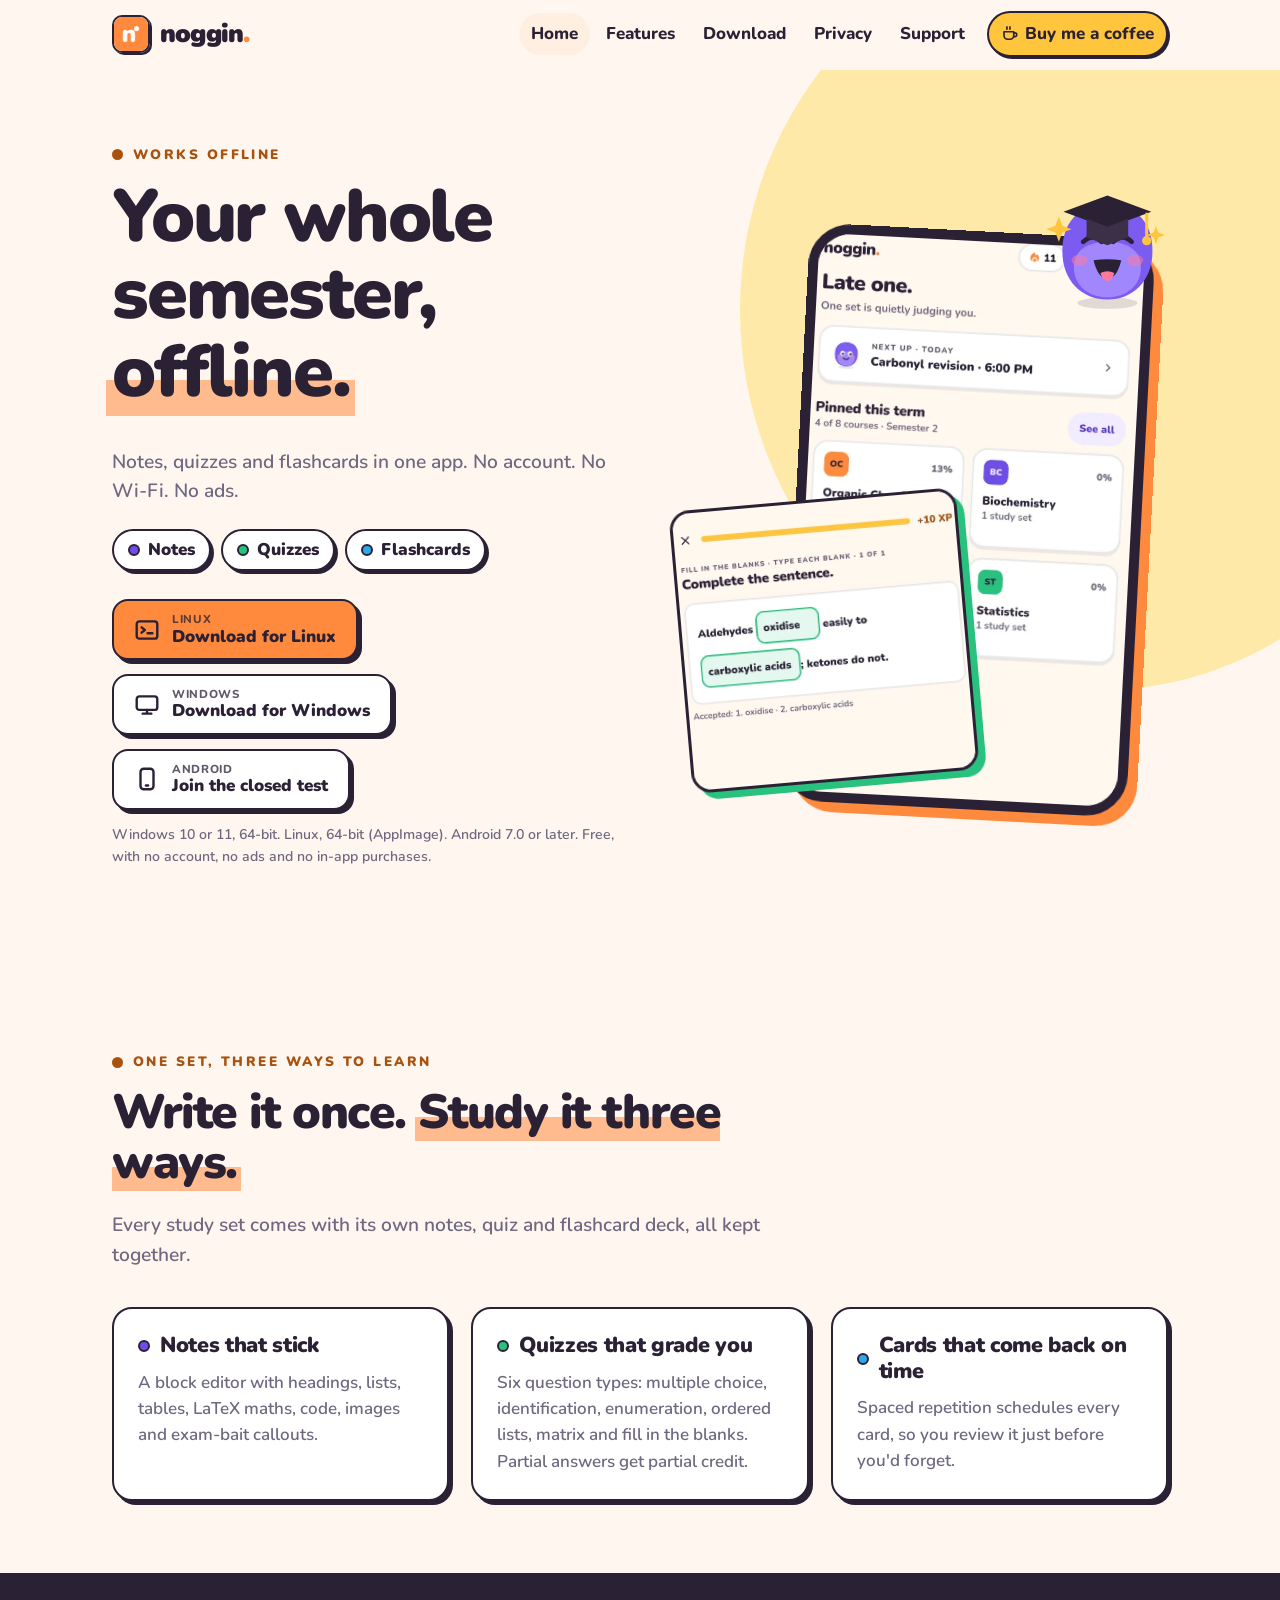
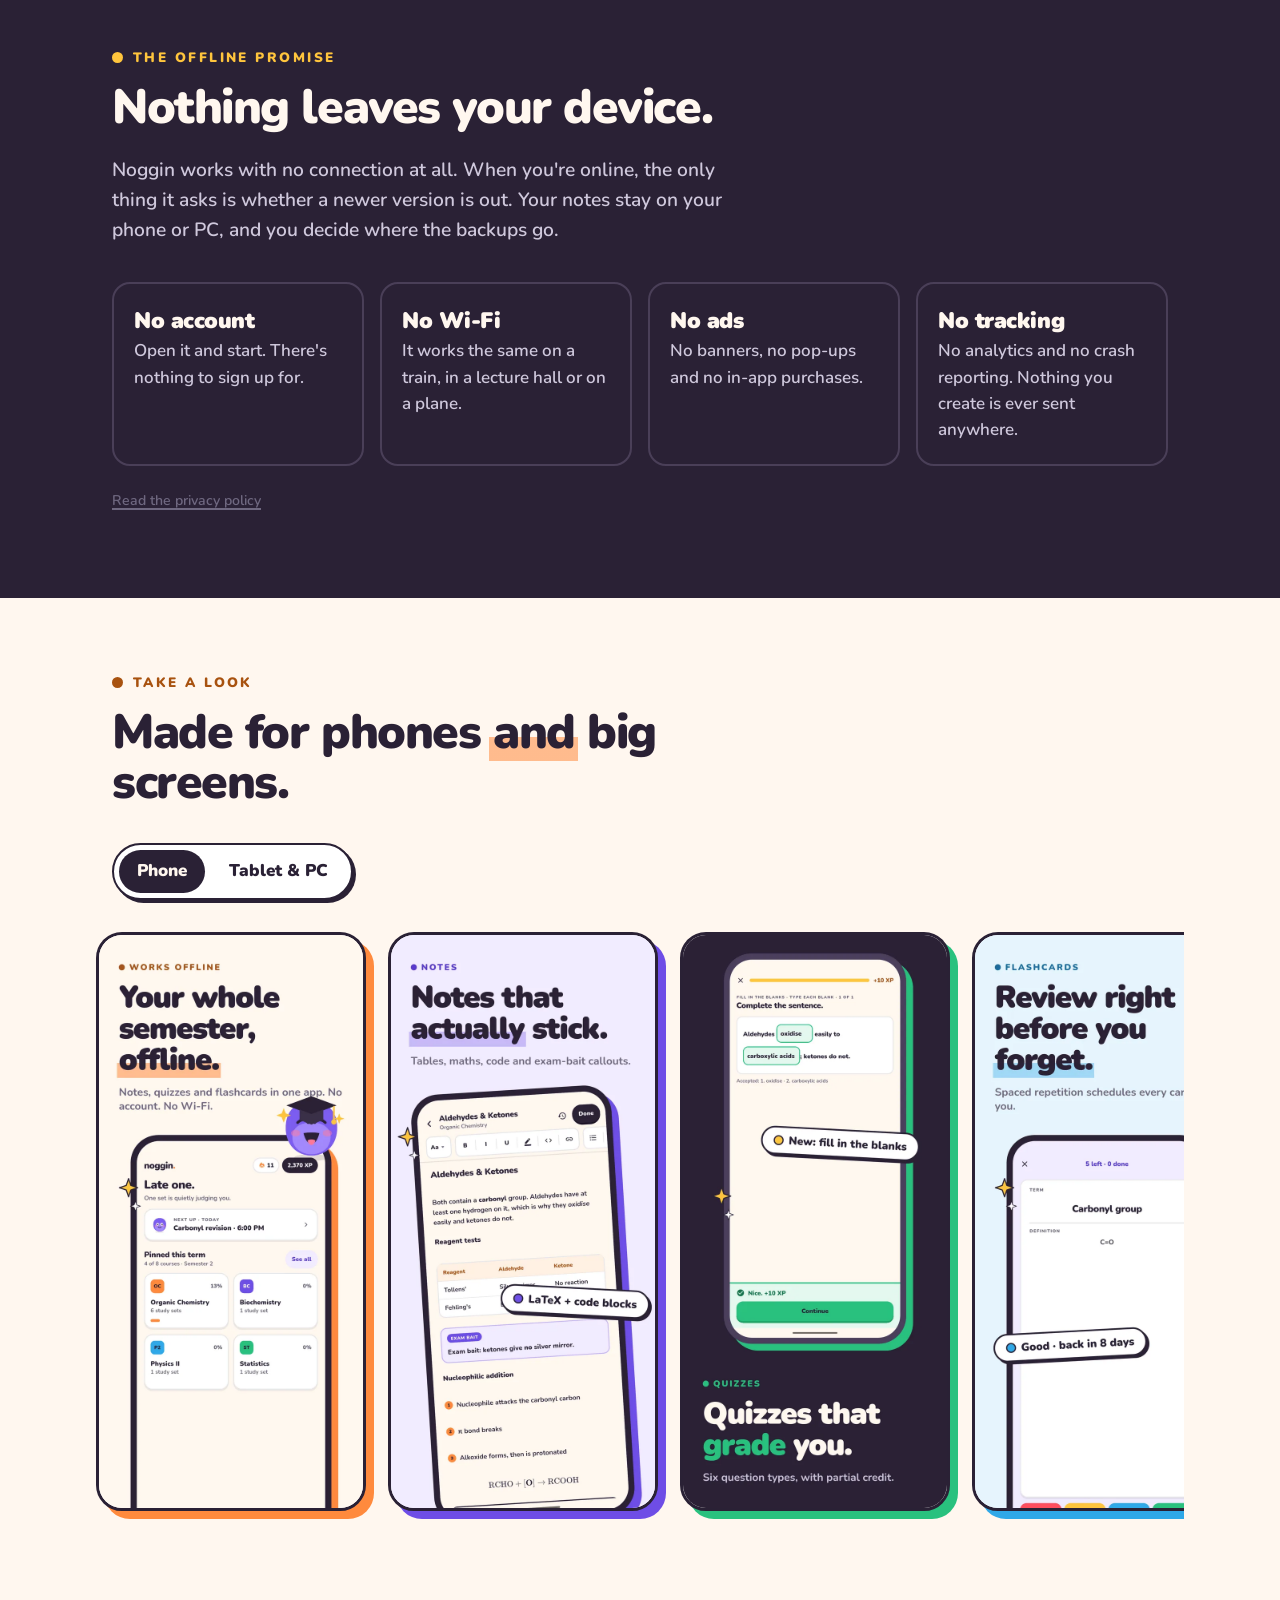
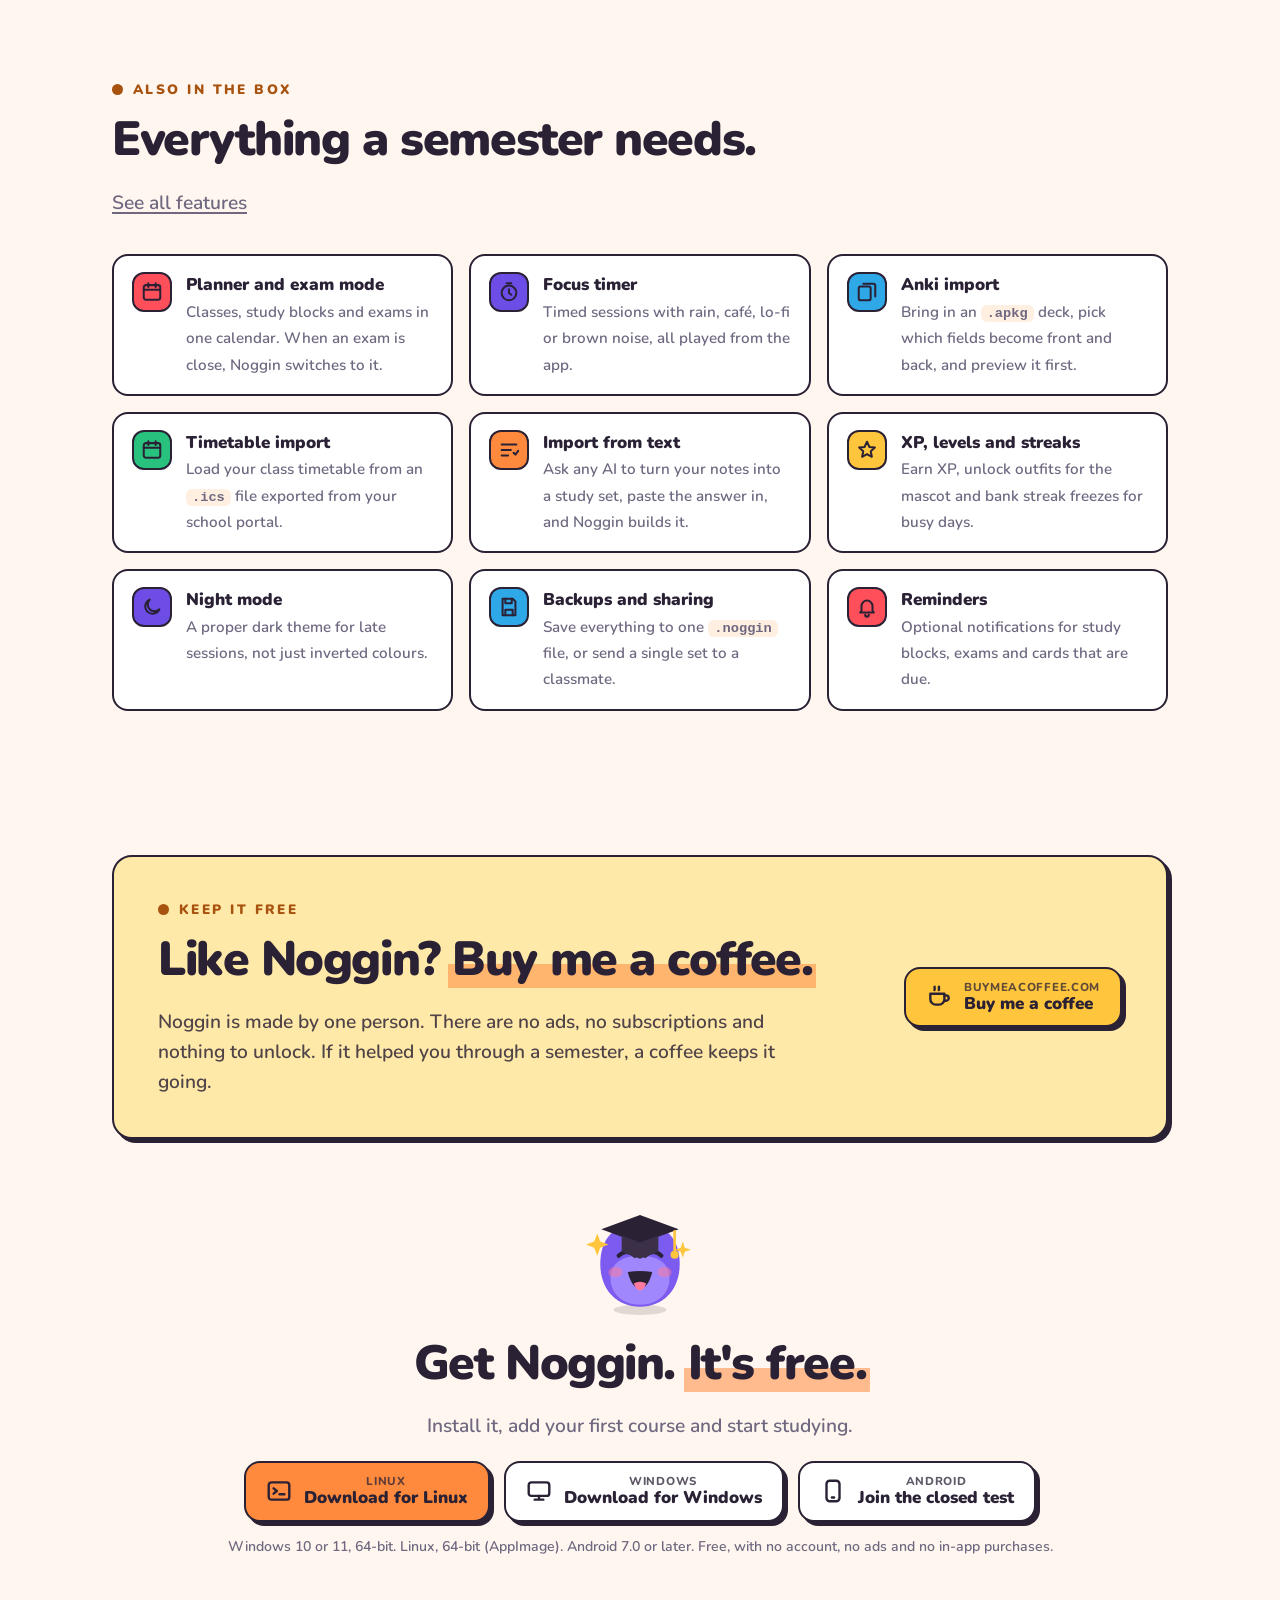
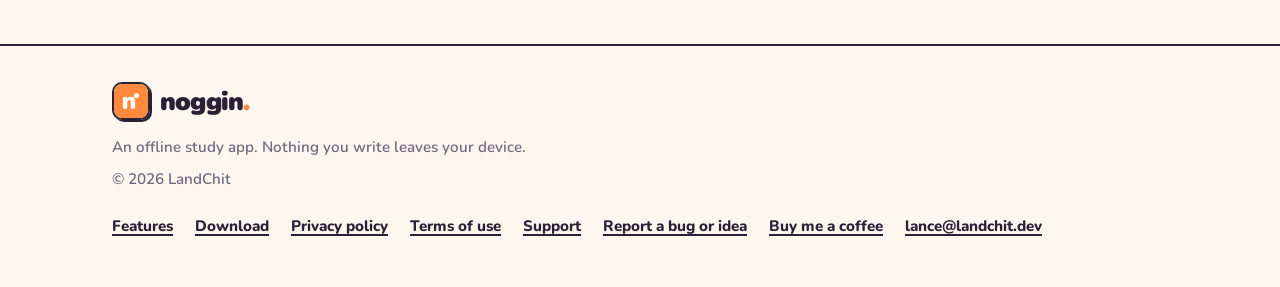
<file: index.html>
<!doctype html>
<html lang="en">
<head>
<meta charset="utf-8">
<meta name="viewport" content="width=device-width, initial-scale=1">
<title>Noggin: offline study app</title>
<meta name="description" content="Notes, quizzes and spaced-repetition flashcards in one offline app. No account, no Wi-Fi, no ads.">
<meta name="theme-color" content="#FF8A3D">
<meta property="og:type" content="website">
<meta property="og:site_name" content="Noggin">
<meta property="og:title" content="Noggin: offline study app">
<meta property="og:description" content="Notes, quizzes and spaced-repetition flashcards in one offline app. No account, no Wi-Fi, no ads.">
<meta property="og:image" content="assets/img/og-image.png">
<meta name="twitter:card" content="summary_large_image">
<link rel="icon" href="assets/img/icon.svg" type="image/svg+xml">
<link rel="icon" href="assets/img/icon-192.png" type="image/png" sizes="192x192">
<link rel="apple-touch-icon" href="assets/img/apple-touch-icon.png">
<link rel="preload" href="assets/fonts/nunito-var.woff2" as="font" type="font/woff2" crossorigin>
<link rel="stylesheet" href="assets/site.css">
</head>
<body>
<a class="skip" href="#main">Skip to content</a>
<header class="site-header">
  <nav class="wrap nav" aria-label="Main">
    <a class="brand" href="index.html"><img src="assets/img/icon-192.png" alt="" width="38" height="38"><span>noggin<i>.</i></span></a>
    <button class="nav-toggle" type="button" aria-expanded="false" aria-controls="nav-links">Menu</button>
    <ul class="nav-links" id="nav-links">
      <li><a href="index.html" aria-current="page">Home</a></li><li><a href="features.html">Features</a></li><li><a href="index.html#download">Download</a></li><li><a href="privacy.html">Privacy</a></li><li><a href="support.html">Support</a></li><li><a class="nav-coffee" href="https://buymeacoffee.com/landchit" target="_blank" rel="noopener"><svg viewBox="0 0 24 24" fill="none" stroke="currentColor" stroke-width="2.2" stroke-linecap="round" stroke-linejoin="round" aria-hidden="true"><path d="M4 9h13v5a5 5 0 0 1-5 5H9a5 5 0 0 1-5-5z"/><path d="M17 10.5h1.5a2.5 2.5 0 0 1 0 5H17M8 2.5c-.6 1 .6 2-.2 3M12 2.5c-.6 1 .6 2-.2 3"/></svg><span>Buy me a coffee</span></a></li>
    </ul>
  </nav>
</header>
<main id="main">

<section class="hero">
  <div class="wrap hero-grid">
    <div>
      <p class="eyebrow">Works offline</p>
      <h1>Your whole semester, <span class="hl">offline.</span></h1>
      <p class="lede">Notes, quizzes and flashcards in one app. No account. No Wi-Fi. No ads.</p>
      <ul class="pills" aria-label="What's in a study set">
        <li class="pill"><span class="dot" style="background: var(--violet)"></span>Notes</li>
        <li class="pill"><span class="dot" style="background: var(--green)"></span>Quizzes</li>
        <li class="pill"><span class="dot" style="background: var(--blue)"></span>Flashcards</li>
      </ul>
      <div class="btn-row">
  <a class="btn btn-primary" data-download="windows" href="https://github.com/LandChit/Noggin-Page/releases/latest"><svg viewBox="0 0 24 24" fill="none" stroke="currentColor" stroke-width="2.2" stroke-linecap="round" stroke-linejoin="round" aria-hidden="true"><rect x="2.5" y="4" width="19" height="12.5" rx="2.5"/><path d="M8 20h8M12 16.5V20"/></svg><span><small data-version>Windows</small>Download for Windows</span></a>
  <a class="btn" data-download="linux" href="https://github.com/LandChit/Noggin-Page/releases/latest"><svg viewBox="0 0 24 24" fill="none" stroke="currentColor" stroke-width="2.2" stroke-linecap="round" stroke-linejoin="round" aria-hidden="true"><rect x="2.5" y="4" width="19" height="16" rx="2.5"/><path d="M7 9.5l3 2.5-3 2.5M12.5 15H17"/></svg><span><small data-version>Linux</small>Download for Linux</span></a>
  <a class="btn" data-download="android" href="https://groups.google.com/g/noggin-testing"><svg viewBox="0 0 24 24" fill="none" stroke="currentColor" stroke-width="2.2" stroke-linecap="round" stroke-linejoin="round" aria-hidden="true"><rect x="6" y="2.5" width="12" height="19" rx="3"/><path d="M11 18h2"/></svg><span><small>Android</small><span data-label>Join the closed test</span></span></a>
</div>
<p class="fineprint">Windows 10 or 11, 64-bit. Linux, 64-bit (AppImage). Android 7.0 or later. Free, with no account, no ads and no in-app purchases.</p>
<article class="card whats-new" data-whats-new hidden aria-labelledby="whats-new-title">
  <h3 id="whats-new-title"><span class="dot" style="background: var(--violet)"></span><span>What's new<span data-whats-new-version></span></span></h3>
  <ul class="muted"></ul>
</article>
    </div>
    <div class="hero-art">
      <div class="device"><img src="assets/img/screen-home.webp" alt="Noggin home screen: pinned courses for the term and the next study block." width="560" height="960" decoding="async" fetchpriority="high"></div>
      <figure class="float-card"><img src="assets/img/screen-quiz.webp" alt="A fill-in-the-blanks quiz question, answered correctly." width="520" height="510" decoding="async"></figure>
      <svg class="mascot" viewBox="-4 0 108 104" style="overflow:visible" aria-hidden="true">
<ellipse cx="50" cy="97" rx="26" ry="5" fill="#2A2135" opacity="0.14"/>
<path d="M50 12 C76 12 89 28 89 52 C89 78 72 94 50 94 C28 94 11 78 11 52 C11 28 24 12 50 12 Z" fill="#7C5CF0"/>
<path d="M50 44 C68 44 79 52 79 66 C79 82 66 92 50 92 C34 92 21 82 21 66 C21 52 32 44 50 44 Z" fill="#A98FFF" opacity="0.85"/>
<ellipse cx="26" cy="60" rx="7" ry="5" fill="#FF7A9C" opacity="0.5"/>
<ellipse cx="74" cy="60" rx="7" ry="5" fill="#FF7A9C" opacity="0.5"/>
<path d="M29 44 Q37 36 45 44" stroke="#2A2135" stroke-width="4" stroke-linecap="round" fill="none"/>
<path d="M55 44 Q63 36 71 44" stroke="#2A2135" stroke-width="4" stroke-linecap="round" fill="none"/>
<path d="M38 60 Q50 58 62 60 Q58 76 50 76 Q42 76 38 60 Z" fill="#2A2135"/>
<path d="M44 71 Q50 68 56 71 Q54 78 50 78 Q46 78 44 71 Z" fill="#FF7A9C"/>
<path class="spark" d="M8 22 L11 30 L19 33 L11 36 L8 44 L5 36 L-3 33 L5 30 Z" fill="#FFC53D"/>
<path class="spark spark-2" d="M92 30 L94 36 L100 38 L94 40 L92 46 L90 40 L84 38 L90 36 Z" fill="#FFC53D"/>
<path d="M50 4 L88 18 L50 32 L12 18 Z" fill="#2A2135"/>
<path d="M32 24 L32 40 L50 47 L68 40 L68 24 L50 31 Z" fill="#3B3048"/>
<path class="tassel" d="M84 20 L84 40" stroke="#FFC53D" stroke-width="2.6" stroke-linecap="round"/>
<circle class="tassel" cx="84" cy="43" r="4" fill="#FFC53D"/>
</svg>
    </div>
  </div>
</section>

<section id="how">
  <div class="wrap">
    <div class="section-head">
      <p class="eyebrow">One set, three ways to learn</p>
      <h2>Write it once. <span class="hl">Study it three ways.</span></h2>
      <p class="lede">Every study set comes with its own notes, quiz and flashcard deck, all kept together.</p>
    </div>
    <div class="cards">
      <article class="card">
        <h3><span class="dot" style="background: var(--violet)"></span>Notes that stick</h3>
        <p class="muted">A block editor with headings, lists, tables, LaTeX maths, code, images and exam-bait callouts.</p>
      </article>
      <article class="card">
        <h3><span class="dot" style="background: var(--green)"></span>Quizzes that grade you</h3>
        <p class="muted">Six question types: multiple choice, identification, enumeration, ordered lists, matrix and fill in the blanks. Partial answers get partial credit.</p>
      </article>
      <article class="card">
        <h3><span class="dot" style="background: var(--blue)"></span>Cards that come back on time</h3>
        <p class="muted">Spaced repetition schedules every card, so you review it just before you'd forget.</p>
      </article>
    </div>
  </div>
</section>

<section class="band" id="offline">
  <div class="wrap">
    <div class="section-head">
      <p class="eyebrow">The offline promise</p>
      <h2>Nothing leaves your device.</h2>
      <p class="lede">Noggin works with no connection at all. When you're online, the only thing it asks is whether a newer version is out. Your notes stay on your phone or PC, and you decide where the backups go.</p>
    </div>
    <ul class="promise">
      <li><strong>No account</strong><span class="muted">Open it and start. There's nothing to sign up for.</span></li>
      <li><strong>No Wi-Fi</strong><span class="muted">It works the same on a train, in a lecture hall or on a plane.</span></li>
      <li><strong>No ads</strong><span class="muted">No banners, no pop-ups and no in-app purchases.</span></li>
      <li><strong>No tracking</strong><span class="muted">No analytics and no crash reporting. Nothing you create is ever sent anywhere.</span></li>
    </ul>
    <p class="fineprint" style="margin-top: 24px"><a href="privacy.html">Read the privacy policy</a></p>
  </div>
</section>

<section id="screens">
  <div class="wrap">
    <div class="section-head">
      <p class="eyebrow">Take a look</p>
      <h2>Made for phones <span class="hl">and</span> big screens.</h2>
    </div>
    <div class="tabs" role="tablist" aria-label="Screenshots">
      <button role="tab" id="tab-phone" aria-selected="true" aria-controls="shots-phone" type="button">Phone</button>
      <button role="tab" id="tab-tablet" aria-selected="false" aria-controls="shots-tablet" tabindex="-1" type="button">Tablet &amp; PC</button>
    </div>
    <div class="shots" id="shots-phone" data-kind="phone" role="tabpanel" aria-labelledby="tab-phone" tabindex="0">
<figure class="poster " style="--s: var(--orange)"><img src="assets/shots/phone/01-home.webp" alt="Home screen: pinned courses for the term and the next study block." width="660" height="1434" loading="lazy" decoding="async"></figure>
<figure class="poster " style="--s: var(--violet)"><img src="assets/shots/phone/02-notes.webp" alt="Notes editor with a table, an exam-bait callout and a chemical equation." width="660" height="1434" loading="lazy" decoding="async"></figure>
<figure class="poster " style="--s: var(--green)"><img src="assets/shots/phone/03-quiz.webp" alt="A fill-in-the-blanks quiz question marked correct, earning 10 XP." width="660" height="1434" loading="lazy" decoding="async"></figure>
<figure class="poster " style="--s: var(--blue)"><img src="assets/shots/phone/04-flashcards.webp" alt="A flashcard with the next review scheduled in 8 days." width="660" height="1434" loading="lazy" decoding="async"></figure>
<figure class="poster " style="--s: var(--coral)"><img src="assets/shots/phone/05-cram-plan.webp" alt="A cram plan for an exam in 5 days, weakest topics first." width="660" height="1434" loading="lazy" decoding="async"></figure>
<figure class="poster " style="--s: var(--yellow)"><img src="assets/shots/phone/06-level-up.webp" alt="Profile with level, XP, streak, outfits and badges." width="660" height="1434" loading="lazy" decoding="async"></figure>
    </div>
    <div class="shots" id="shots-tablet" data-kind="tablet" role="tabpanel" aria-labelledby="tab-tablet" tabindex="0" hidden>
<figure class="poster " style="--s: var(--orange)"><img src="assets/shots/tablet/01-home.webp" alt="Home screen: pinned courses for the term and the next study block." width="1376" height="1032" loading="lazy" decoding="async"></figure>
<figure class="poster " style="--s: var(--violet)"><img src="assets/shots/tablet/02-notes.webp" alt="Notes editor with a table, an exam-bait callout and a chemical equation." width="1376" height="1032" loading="lazy" decoding="async"></figure>
<figure class="poster " style="--s: var(--green)"><img src="assets/shots/tablet/03-quiz.webp" alt="A fill-in-the-blanks quiz question marked correct, earning 10 XP." width="1376" height="1032" loading="lazy" decoding="async"></figure>
<figure class="poster " style="--s: var(--blue)"><img src="assets/shots/tablet/04-flashcards.webp" alt="A flashcard with the next review scheduled in 8 days." width="1376" height="1032" loading="lazy" decoding="async"></figure>
<figure class="poster " style="--s: var(--coral)"><img src="assets/shots/tablet/05-cram-plan.webp" alt="A cram plan for an exam in 5 days, weakest topics first." width="1376" height="1032" loading="lazy" decoding="async"></figure>
<figure class="poster " style="--s: var(--yellow)"><img src="assets/shots/tablet/06-level-up.webp" alt="Profile with level, XP, streak, outfits and badges." width="1376" height="1032" loading="lazy" decoding="async"></figure>
    </div>
  </div>
</section>

<section id="more">
  <div class="wrap">
    <div class="section-head">
      <p class="eyebrow">Also in the box</p>
      <h2>Everything a semester needs.</h2>
      <p class="lede"><a href="features.html">See all features</a></p>
    </div>
    <ul class="feature-list">
<li><span class="ico" style="--c: var(--coral)"><svg viewBox="0 0 24 24" fill="none" stroke="currentColor" stroke-width="2.2" stroke-linecap="round" stroke-linejoin="round" aria-hidden="true"><rect x="3" y="4.5" width="18" height="16" rx="2.5"/><path d="M3 9.5h18M8 2.5v4M16 2.5v4"/></svg></span><div><b>Planner and exam mode</b><span>Classes, study blocks and exams in one calendar. When an exam is close, Noggin switches to it.</span></div></li>
<li><span class="ico" style="--c: var(--violet)"><svg viewBox="0 0 24 24" fill="none" stroke="currentColor" stroke-width="2.2" stroke-linecap="round" stroke-linejoin="round" aria-hidden="true"><circle cx="12" cy="13" r="8"/><path d="M12 9v4l2.5 2M9.5 2.5h5"/></svg></span><div><b>Focus timer</b><span>Timed sessions with rain, café, lo-fi or brown noise, all played from the app.</span></div></li>
<li><span class="ico" style="--c: var(--blue)"><svg viewBox="0 0 24 24" fill="none" stroke="currentColor" stroke-width="2.2" stroke-linecap="round" stroke-linejoin="round" aria-hidden="true"><rect x="3" y="6" width="13" height="15" rx="2"/><path d="M8 3h11a2 2 0 0 1 2 2v12"/></svg></span><div><b>Anki import</b><span>Bring in an <code>.apkg</code> deck, pick which fields become front and back, and preview it first.</span></div></li>
<li><span class="ico" style="--c: var(--green)"><svg viewBox="0 0 24 24" fill="none" stroke="currentColor" stroke-width="2.2" stroke-linecap="round" stroke-linejoin="round" aria-hidden="true"><rect x="3" y="4.5" width="18" height="16" rx="2.5"/><path d="M3 9.5h18M8 2.5v4M16 2.5v4"/></svg></span><div><b>Timetable import</b><span>Load your class timetable from an <code>.ics</code> file exported from your school portal.</span></div></li>
<li><span class="ico" style="--c: var(--orange)"><svg viewBox="0 0 24 24" fill="none" stroke="currentColor" stroke-width="2.2" stroke-linecap="round" stroke-linejoin="round" aria-hidden="true"><path d="M4 6h16M4 12h10M4 18h7"/><path d="M17 15l2 2 3-4"/></svg></span><div><b>Import from text</b><span>Ask any AI to turn your notes into a study set, paste the answer in, and Noggin builds it.</span></div></li>
<li><span class="ico" style="--c: var(--yellow)"><svg viewBox="0 0 24 24" fill="none" stroke="currentColor" stroke-width="2.2" stroke-linecap="round" stroke-linejoin="round" aria-hidden="true"><path d="M12 3l2.6 5.6 6 .7-4.5 4.1 1.2 6L12 16.4 6.7 19.4l1.2-6L3.4 9.3l6-.7z"/></svg></span><div><b>XP, levels and streaks</b><span>Earn XP, unlock outfits for the mascot and bank streak freezes for busy days.</span></div></li>
<li><span class="ico" style="--c: var(--violet)"><svg viewBox="0 0 24 24" fill="none" stroke="currentColor" stroke-width="2.2" stroke-linecap="round" stroke-linejoin="round" aria-hidden="true"><path d="M20 14.5A8 8 0 1 1 9.5 4a6.5 6.5 0 0 0 10.5 10.5z"/></svg></span><div><b>Night mode</b><span>A proper dark theme for late sessions, not just inverted colours.</span></div></li>
<li><span class="ico" style="--c: var(--blue)"><svg viewBox="0 0 24 24" fill="none" stroke="currentColor" stroke-width="2.2" stroke-linecap="round" stroke-linejoin="round" aria-hidden="true"><path d="M5 3h11l3 3v15H5z"/><path d="M8 3v5h7V3M8 21v-6h8v6"/></svg></span><div><b>Backups and sharing</b><span>Save everything to one <code>.noggin</code> file, or send a single set to a classmate.</span></div></li>
<li><span class="ico" style="--c: var(--coral)"><svg viewBox="0 0 24 24" fill="none" stroke="currentColor" stroke-width="2.2" stroke-linecap="round" stroke-linejoin="round" aria-hidden="true"><path d="M6 16V11a6 6 0 0 1 12 0v5l1.5 2h-15z"/><path d="M10 20.5a2 2 0 0 0 4 0"/></svg></span><div><b>Reminders</b><span>Optional notifications for study blocks, exams and cards that are due.</span></div></li>
    </ul>
  </div>
</section>

<section class="coffee" id="coffee">
  <div class="wrap">
    <div class="card coffee-card">
      <div>
        <p class="eyebrow">Keep it free</p>
        <h2>Like Noggin? <span class="hl">Buy me a coffee.</span></h2>
        <p class="lede">Noggin is made by one person. There are no ads, no subscriptions and nothing to unlock. If it helped you through a semester, a coffee keeps it going.</p>
      </div>
      <a class="btn btn-coffee" href="https://buymeacoffee.com/landchit" target="_blank" rel="noopener"><svg viewBox="0 0 24 24" fill="none" stroke="currentColor" stroke-width="2.2" stroke-linecap="round" stroke-linejoin="round" aria-hidden="true"><path d="M4 9h13v5a5 5 0 0 1-5 5H9a5 5 0 0 1-5-5z"/><path d="M17 10.5h1.5a2.5 2.5 0 0 1 0 5H17M8 2.5c-.6 1 .6 2-.2 3M12 2.5c-.6 1 .6 2-.2 3"/></svg><span><small>buymeacoffee.com</small>Buy me a coffee</span></a>
    </div>
  </div>
</section>

<section class="cta" id="download">
  <div class="wrap">
    <svg class="mascot" viewBox="-4 0 108 104" style="overflow:visible" aria-hidden="true">
<ellipse cx="50" cy="97" rx="26" ry="5" fill="#2A2135" opacity="0.14"/>
<path d="M50 12 C76 12 89 28 89 52 C89 78 72 94 50 94 C28 94 11 78 11 52 C11 28 24 12 50 12 Z" fill="#7C5CF0"/>
<path d="M50 44 C68 44 79 52 79 66 C79 82 66 92 50 92 C34 92 21 82 21 66 C21 52 32 44 50 44 Z" fill="#A98FFF" opacity="0.85"/>
<ellipse cx="26" cy="60" rx="7" ry="5" fill="#FF7A9C" opacity="0.5"/>
<ellipse cx="74" cy="60" rx="7" ry="5" fill="#FF7A9C" opacity="0.5"/>
<path d="M29 44 Q37 36 45 44" stroke="#2A2135" stroke-width="4" stroke-linecap="round" fill="none"/>
<path d="M55 44 Q63 36 71 44" stroke="#2A2135" stroke-width="4" stroke-linecap="round" fill="none"/>
<path d="M38 60 Q50 58 62 60 Q58 76 50 76 Q42 76 38 60 Z" fill="#2A2135"/>
<path d="M44 71 Q50 68 56 71 Q54 78 50 78 Q46 78 44 71 Z" fill="#FF7A9C"/>
<path class="spark" d="M8 22 L11 30 L19 33 L11 36 L8 44 L5 36 L-3 33 L5 30 Z" fill="#FFC53D"/>
<path class="spark spark-2" d="M92 30 L94 36 L100 38 L94 40 L92 46 L90 40 L84 38 L90 36 Z" fill="#FFC53D"/>
<path d="M50 4 L88 18 L50 32 L12 18 Z" fill="#2A2135"/>
<path d="M32 24 L32 40 L50 47 L68 40 L68 24 L50 31 Z" fill="#3B3048"/>
<path class="tassel" d="M84 20 L84 40" stroke="#FFC53D" stroke-width="2.6" stroke-linecap="round"/>
<circle class="tassel" cx="84" cy="43" r="4" fill="#FFC53D"/>
</svg>
    <h2>Get Noggin. <span class="hl">It's free.</span></h2>
    <p class="lede">Install it, add your first course and start studying.</p>
    <div class="btn-row">
  <a class="btn btn-primary" data-download="windows" href="https://github.com/LandChit/Noggin-Page/releases/latest"><svg viewBox="0 0 24 24" fill="none" stroke="currentColor" stroke-width="2.2" stroke-linecap="round" stroke-linejoin="round" aria-hidden="true"><rect x="2.5" y="4" width="19" height="12.5" rx="2.5"/><path d="M8 20h8M12 16.5V20"/></svg><span><small data-version>Windows</small>Download for Windows</span></a>
  <a class="btn" data-download="linux" href="https://github.com/LandChit/Noggin-Page/releases/latest"><svg viewBox="0 0 24 24" fill="none" stroke="currentColor" stroke-width="2.2" stroke-linecap="round" stroke-linejoin="round" aria-hidden="true"><rect x="2.5" y="4" width="19" height="16" rx="2.5"/><path d="M7 9.5l3 2.5-3 2.5M12.5 15H17"/></svg><span><small data-version>Linux</small>Download for Linux</span></a>
  <a class="btn" data-download="android" href="https://groups.google.com/g/noggin-testing"><svg viewBox="0 0 24 24" fill="none" stroke="currentColor" stroke-width="2.2" stroke-linecap="round" stroke-linejoin="round" aria-hidden="true"><rect x="6" y="2.5" width="12" height="19" rx="3"/><path d="M11 18h2"/></svg><span><small>Android</small><span data-label>Join the closed test</span></span></a>
</div>
<p class="fineprint">Windows 10 or 11, 64-bit. Linux, 64-bit (AppImage). Android 7.0 or later. Free, with no account, no ads and no in-app purchases.</p>
  </div>
</section>

</main>
<footer class="site-footer">
  <div class="wrap footer-grid">
    <div>
      <a class="brand" href="index.html"><img src="assets/img/icon-192.png" alt="" width="38" height="38"><span>noggin<i>.</i></span></a>
      <p class="muted">An offline study app. Nothing you write leaves your device.</p>
      <p class="muted">© <span data-year>2026</span> LandChit</p>
    </div>
    <ul class="footer-links">
      <li><a href="features.html">Features</a></li>
      <li><a href="index.html#download">Download</a></li>
      <li><a href="privacy.html">Privacy policy</a></li>
      <li><a href="terms.html">Terms of use</a></li>
      <li><a href="support.html">Support</a></li>
      <li><a href="https://tracker.landchit.dev/projects/1" target="_blank" rel="noopener">Report a bug or idea</a></li>
      <li><a href="https://buymeacoffee.com/landchit" target="_blank" rel="noopener">Buy me a coffee</a></li>
      <li><a href="mailto:lance@landchit.dev">lance@landchit.dev</a></li>
    </ul>
  </div>
</footer>
<script src="assets/site.js" defer></script>
</body>
</html>
</file>
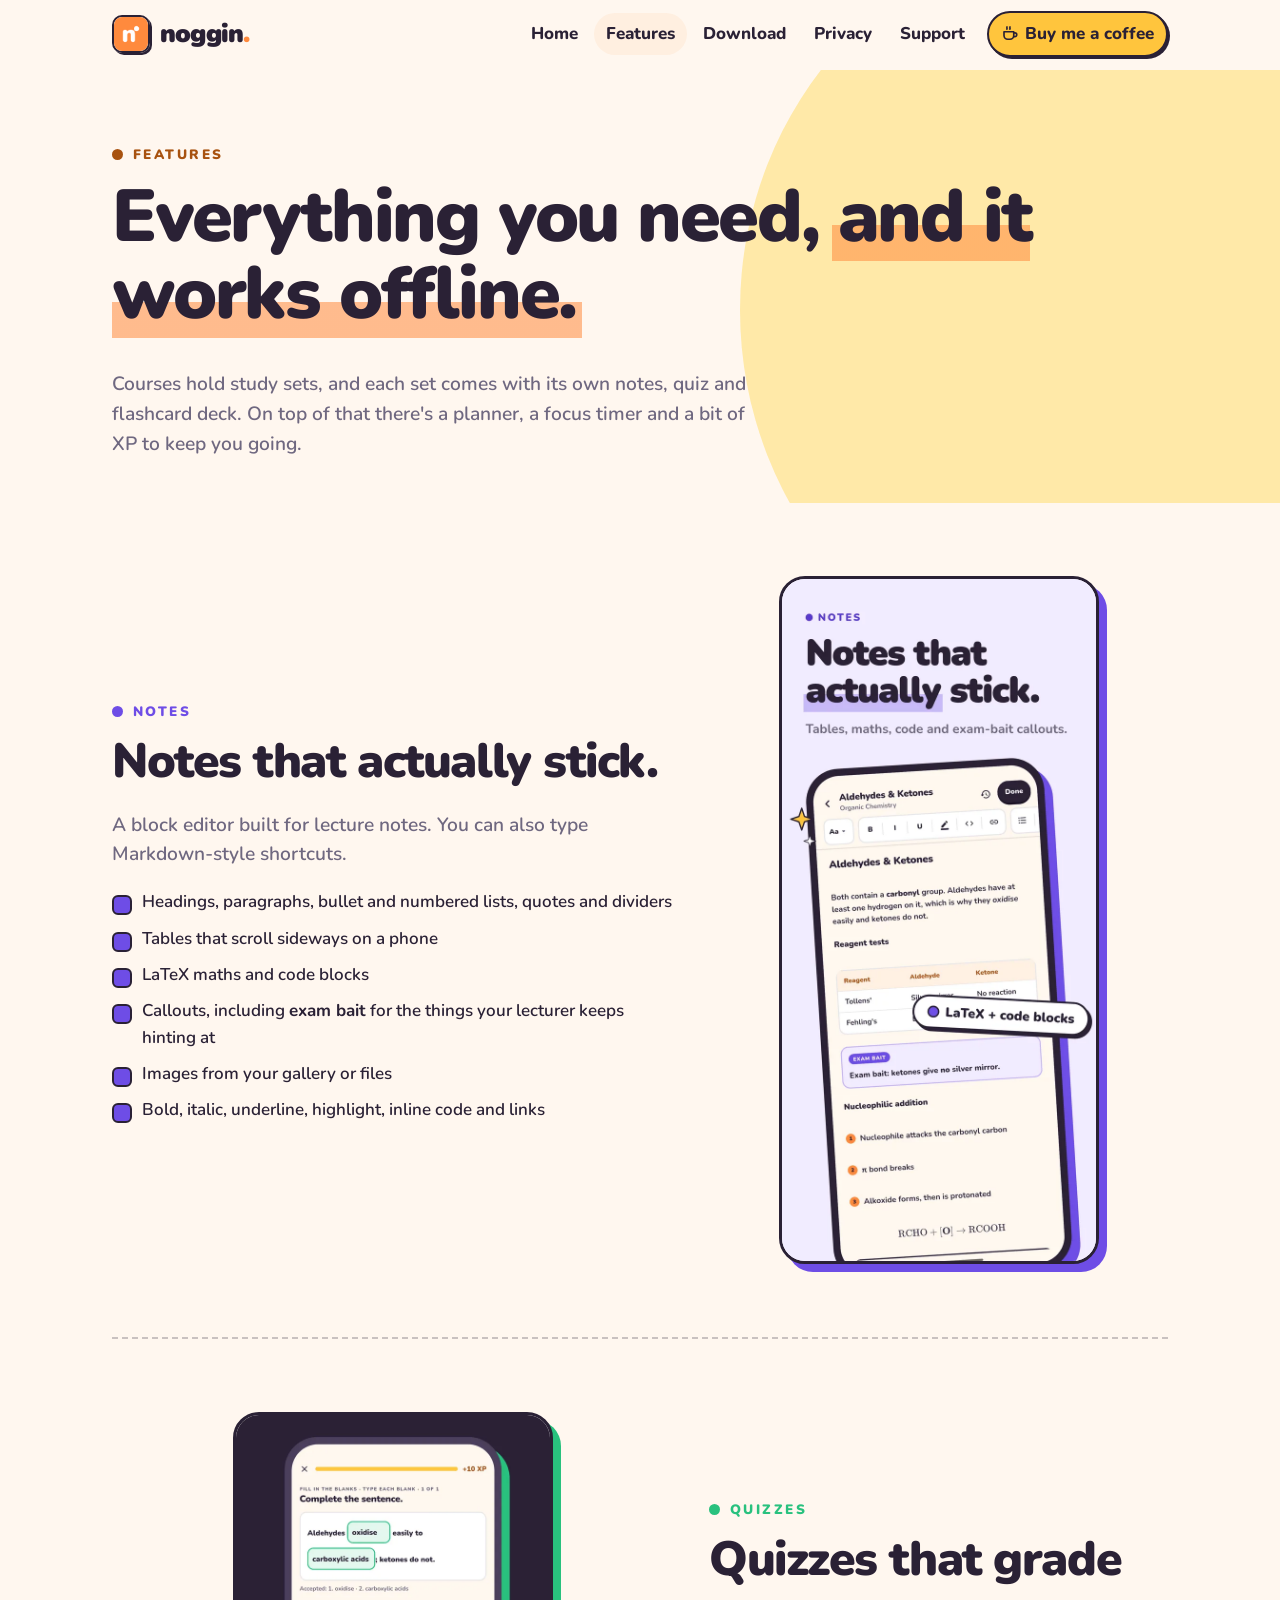
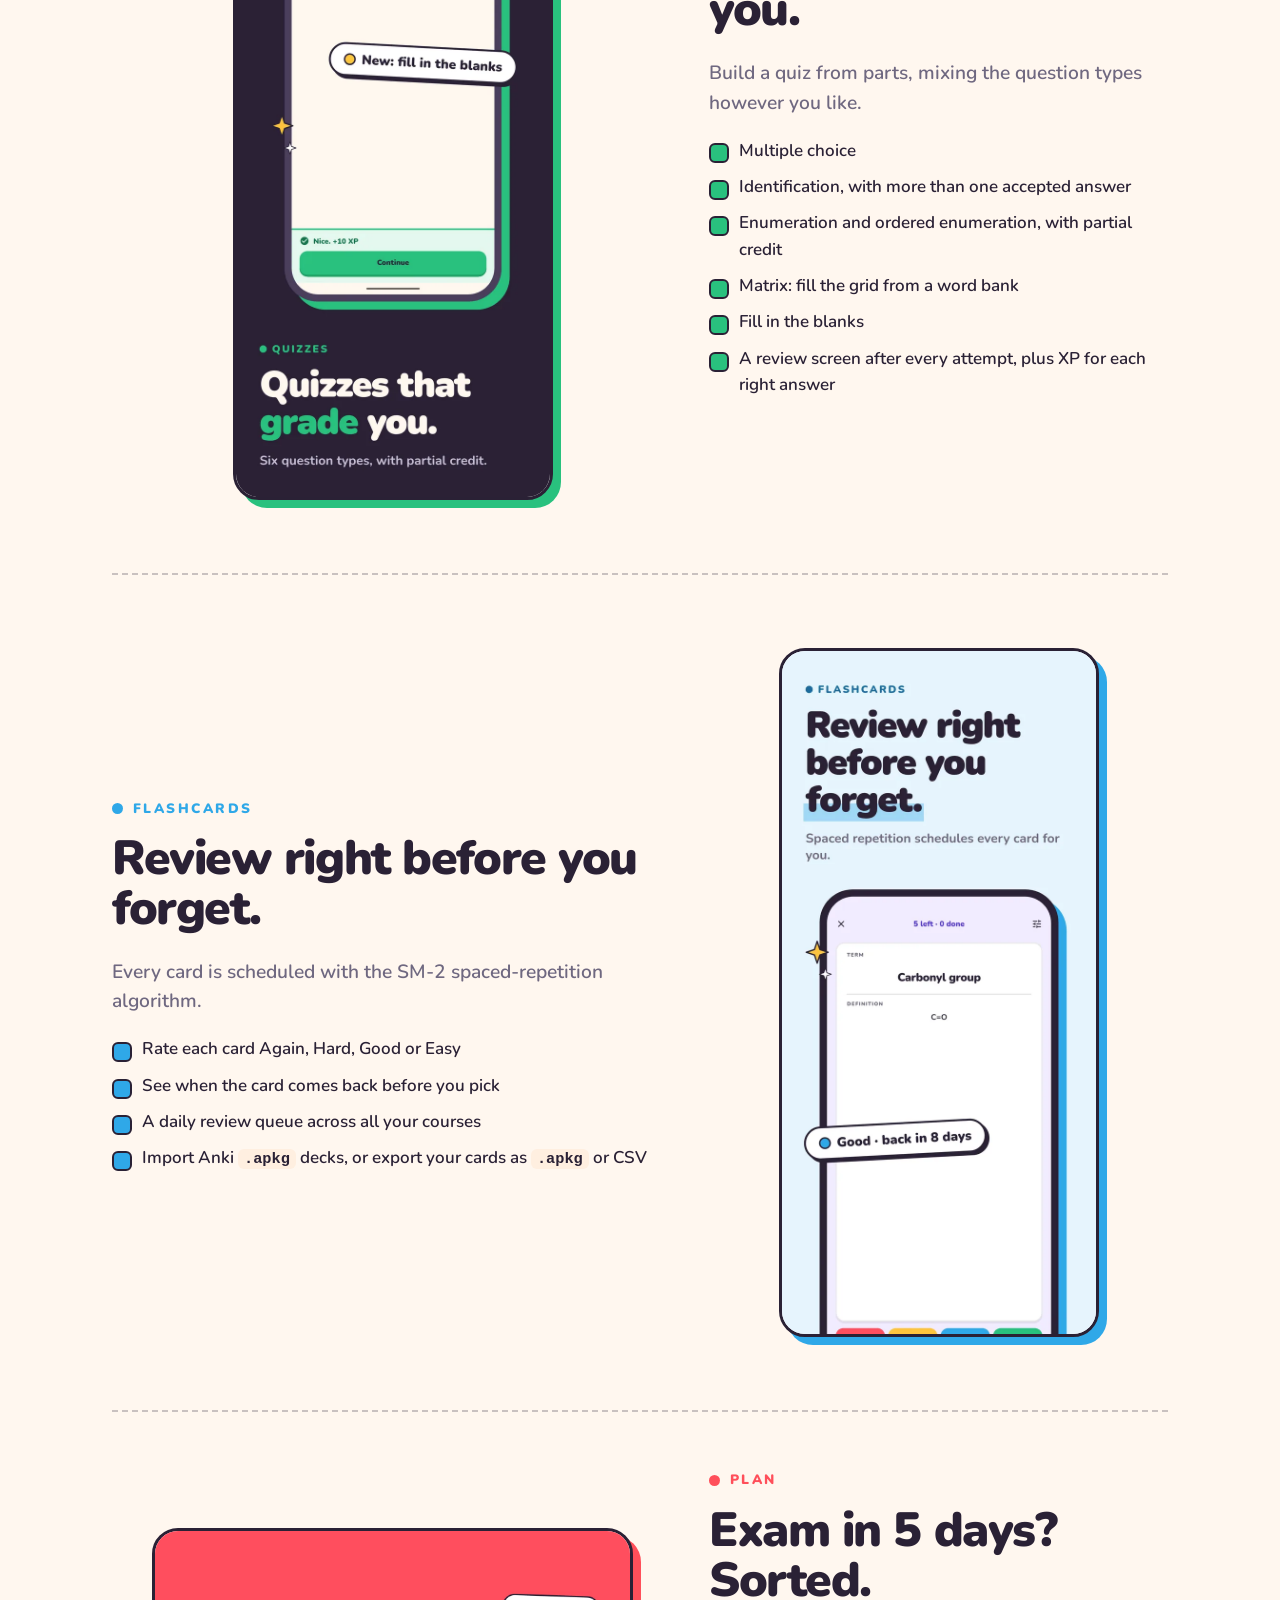
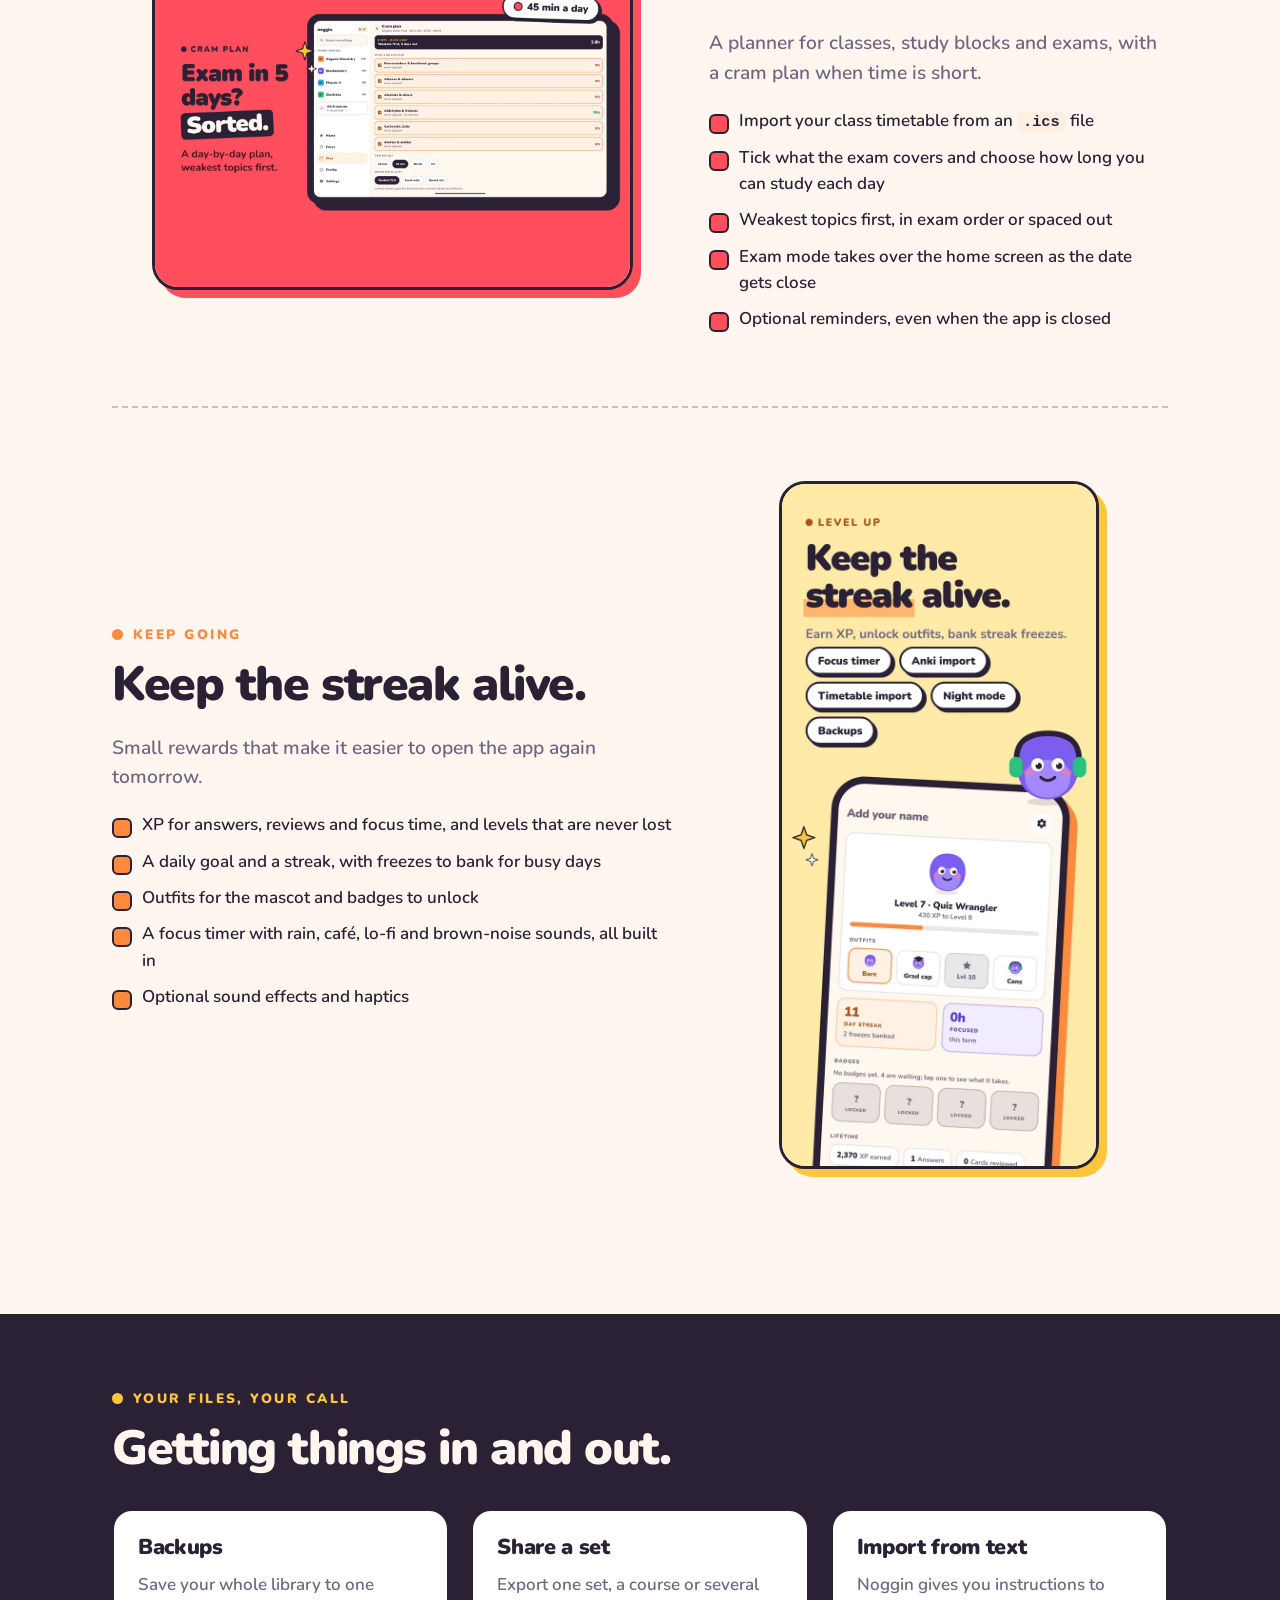
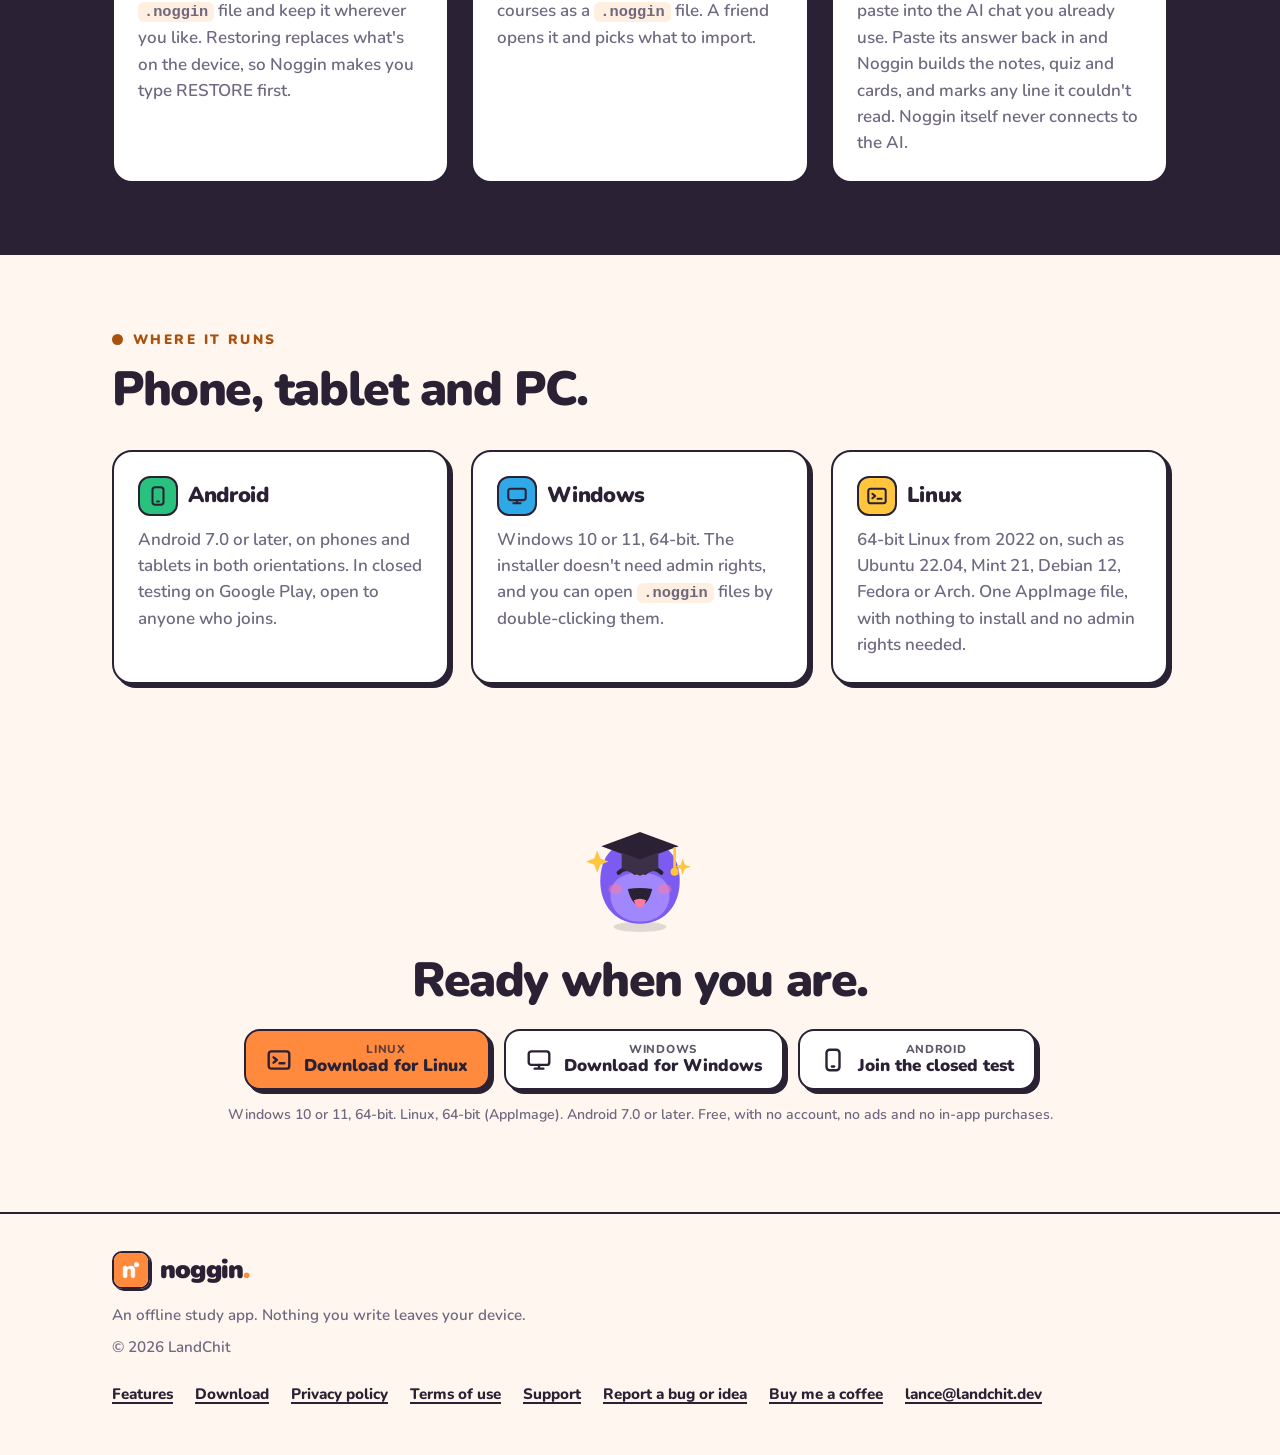
<file: features.html>
<!doctype html>
<html lang="en">
<head>
<meta charset="utf-8">
<meta name="viewport" content="width=device-width, initial-scale=1">
<title>Features · Noggin</title>
<meta name="description" content="Notes, six kinds of quiz question, spaced-repetition flashcards, a cram planner, a focus timer and more, all offline.">
<meta name="theme-color" content="#FF8A3D">
<meta property="og:type" content="website">
<meta property="og:site_name" content="Noggin">
<meta property="og:title" content="Features · Noggin">
<meta property="og:description" content="Notes, six kinds of quiz question, spaced-repetition flashcards, a cram planner, a focus timer and more, all offline.">
<meta property="og:image" content="assets/img/og-image.png">
<meta name="twitter:card" content="summary_large_image">
<link rel="icon" href="assets/img/icon.svg" type="image/svg+xml">
<link rel="icon" href="assets/img/icon-192.png" type="image/png" sizes="192x192">
<link rel="apple-touch-icon" href="assets/img/apple-touch-icon.png">
<link rel="preload" href="assets/fonts/nunito-var.woff2" as="font" type="font/woff2" crossorigin>
<link rel="stylesheet" href="assets/site.css">
</head>
<body>
<a class="skip" href="#main">Skip to content</a>
<header class="site-header">
  <nav class="wrap nav" aria-label="Main">
    <a class="brand" href="index.html"><img src="assets/img/icon-192.png" alt="" width="38" height="38"><span>noggin<i>.</i></span></a>
    <button class="nav-toggle" type="button" aria-expanded="false" aria-controls="nav-links">Menu</button>
    <ul class="nav-links" id="nav-links">
      <li><a href="index.html">Home</a></li><li><a href="features.html" aria-current="page">Features</a></li><li><a href="index.html#download">Download</a></li><li><a href="privacy.html">Privacy</a></li><li><a href="support.html">Support</a></li><li><a class="nav-coffee" href="https://buymeacoffee.com/landchit" target="_blank" rel="noopener"><svg viewBox="0 0 24 24" fill="none" stroke="currentColor" stroke-width="2.2" stroke-linecap="round" stroke-linejoin="round" aria-hidden="true"><path d="M4 9h13v5a5 5 0 0 1-5 5H9a5 5 0 0 1-5-5z"/><path d="M17 10.5h1.5a2.5 2.5 0 0 1 0 5H17M8 2.5c-.6 1 .6 2-.2 3M12 2.5c-.6 1 .6 2-.2 3"/></svg><span>Buy me a coffee</span></a></li>
    </ul>
  </nav>
</header>
<main id="main">

<section class="hero" style="padding-bottom: 24px">
  <div class="wrap">
    <p class="eyebrow">Features</p>
    <h1>Everything you need, <span class="hl">and it works offline.</span></h1>
    <p class="lede">Courses hold study sets, and each set comes with its own notes, quiz and flashcard deck. On top of that there's a planner, a focus timer and a bit of XP to keep you going.</p>
  </div>
</section>
<section style="padding-top: 0">
  <div class="wrap">
<div class="frow">
  <div>
    <p class="eyebrow" style="color: var(--violet)">Notes</p>
    <h2>Notes that actually stick.</h2>
    <p class="lede">A block editor built for lecture notes. You can also type Markdown-style shortcuts.</p>
    <ul class="ticks" style="--c: var(--violet)"><li>Headings, paragraphs, bullet and numbered lists, quotes and dividers</li>
<li>Tables that scroll sideways on a phone</li>
<li>LaTeX maths and code blocks</li>
<li>Callouts, including <b>exam bait</b> for the things your lecturer keeps hinting at</li>
<li>Images from your gallery or files</li>
<li>Bold, italic, underline, highlight, inline code and links</li></ul>
  </div>
  <div class="frow-media"><figure class="poster " style="--s: var(--violet)"><img src="assets/shots/phone/02-notes.webp" alt="Notes editor with a reagent table and an exam-bait callout." width="660" height="1434" loading="lazy" decoding="async"></figure></div>
</div>
<div class="frow flip">
  <div>
    <p class="eyebrow" style="color: var(--green)">Quizzes</p>
    <h2>Quizzes that grade you.</h2>
    <p class="lede">Build a quiz from parts, mixing the question types however you like.</p>
    <ul class="ticks" style="--c: var(--green)"><li>Multiple choice</li>
<li>Identification, with more than one accepted answer</li>
<li>Enumeration and ordered enumeration, with partial credit</li>
<li>Matrix: fill the grid from a word bank</li>
<li>Fill in the blanks</li>
<li>A review screen after every attempt, plus XP for each right answer</li></ul>
  </div>
  <div class="frow-media"><figure class="poster " style="--s: var(--green)"><img src="assets/shots/phone/03-quiz.webp" alt="A fill-in-the-blanks question answered correctly." width="660" height="1434" loading="lazy" decoding="async"></figure></div>
</div>
<div class="frow">
  <div>
    <p class="eyebrow" style="color: var(--blue)">Flashcards</p>
    <h2>Review right before you forget.</h2>
    <p class="lede">Every card is scheduled with the SM-2 spaced-repetition algorithm.</p>
    <ul class="ticks" style="--c: var(--blue)"><li>Rate each card Again, Hard, Good or Easy</li>
<li>See when the card comes back before you pick</li>
<li>A daily review queue across all your courses</li>
<li>Import Anki <code>.apkg</code> decks, or export your cards as <code>.apkg</code> or CSV</li></ul>
  </div>
  <div class="frow-media"><figure class="poster " style="--s: var(--blue)"><img src="assets/shots/phone/04-flashcards.webp" alt="A flashcard showing its next review in 8 days." width="660" height="1434" loading="lazy" decoding="async"></figure></div>
</div>
<div class="frow flip">
  <div>
    <p class="eyebrow" style="color: var(--coral)">Plan</p>
    <h2>Exam in 5 days? Sorted.</h2>
    <p class="lede">A planner for classes, study blocks and exams, with a cram plan when time is short.</p>
    <ul class="ticks" style="--c: var(--coral)"><li>Import your class timetable from an <code>.ics</code> file</li>
<li>Tick what the exam covers and choose how long you can study each day</li>
<li>Weakest topics first, in exam order or spaced out</li>
<li>Exam mode takes over the home screen as the date gets close</li>
<li>Optional reminders, even when the app is closed</li></ul>
  </div>
  <div class="frow-media wide"><figure class="poster " style="--s: var(--coral)"><img src="assets/shots/tablet/05-cram-plan.webp" alt="A cram plan for an organic chemistry final." width="1376" height="1032" loading="lazy" decoding="async"></figure></div>
</div>
<div class="frow">
  <div>
    <p class="eyebrow" style="color: var(--orange)">Keep going</p>
    <h2>Keep the streak alive.</h2>
    <p class="lede">Small rewards that make it easier to open the app again tomorrow.</p>
    <ul class="ticks" style="--c: var(--orange)"><li>XP for answers, reviews and focus time, and levels that are never lost</li>
<li>A daily goal and a streak, with freezes to bank for busy days</li>
<li>Outfits for the mascot and badges to unlock</li>
<li>A focus timer with rain, café, lo-fi and brown-noise sounds, all built in</li>
<li>Optional sound effects and haptics</li></ul>
  </div>
  <div class="frow-media"><figure class="poster " style="--s: var(--yellow)"><img src="assets/shots/phone/06-level-up.webp" alt="Profile with a level, a streak and unlockable outfits." width="660" height="1434" loading="lazy" decoding="async"></figure></div>
</div>
  </div>
</section>

<section class="band">
  <div class="wrap">
    <div class="section-head">
      <p class="eyebrow">Your files, your call</p>
      <h2>Getting things in and out.</h2>
    </div>
    <div class="cards">
      <article class="card"><h3>Backups</h3><p class="muted">Save your whole library to one <code>.noggin</code> file and keep it wherever you like. Restoring replaces what's on the device, so Noggin makes you type RESTORE first.</p></article>
      <article class="card"><h3>Share a set</h3><p class="muted">Export one set, a course or several courses as a <code>.noggin</code> file. A friend opens it and picks what to import.</p></article>
      <article class="card"><h3>Import from text</h3><p class="muted">Noggin gives you instructions to paste into the AI chat you already use. Paste its answer back in and Noggin builds the notes, quiz and cards, and marks any line it couldn't read. Noggin itself never connects to the AI.</p></article>
    </div>
  </div>
</section>

<section>
  <div class="wrap">
    <div class="section-head">
      <p class="eyebrow">Where it runs</p>
      <h2>Phone, tablet and PC.</h2>
    </div>
    <div class="cards">
      <article class="card"><h3><span class="ico" style="--c: var(--green)"><svg viewBox="0 0 24 24" fill="none" stroke="currentColor" stroke-width="2.2" stroke-linecap="round" stroke-linejoin="round" aria-hidden="true"><rect x="6" y="2.5" width="12" height="19" rx="3"/><path d="M11 18h2"/></svg></span>Android</h3><p class="muted">Android 7.0 or later, on phones and tablets in both orientations. In closed testing on Google Play, open to anyone who joins.</p></article>
      <article class="card"><h3><span class="ico" style="--c: var(--blue)"><svg viewBox="0 0 24 24" fill="none" stroke="currentColor" stroke-width="2.2" stroke-linecap="round" stroke-linejoin="round" aria-hidden="true"><rect x="2.5" y="4" width="19" height="12.5" rx="2.5"/><path d="M8 20h8M12 16.5V20"/></svg></span>Windows</h3><p class="muted">Windows 10 or 11, 64-bit. The installer doesn't need admin rights, and you can open <code>.noggin</code> files by double-clicking them.</p></article>
      <article class="card"><h3><span class="ico" style="--c: var(--yellow)"><svg viewBox="0 0 24 24" fill="none" stroke="currentColor" stroke-width="2.2" stroke-linecap="round" stroke-linejoin="round" aria-hidden="true"><rect x="2.5" y="4" width="19" height="16" rx="2.5"/><path d="M7 9.5l3 2.5-3 2.5M12.5 15H17"/></svg></span>Linux</h3><p class="muted">64-bit Linux from 2022 on, such as Ubuntu 22.04, Mint 21, Debian 12, Fedora or Arch. One AppImage file, with nothing to install and no admin rights needed.</p></article>
    </div>
  </div>
</section>

<section class="cta" id="download">
  <div class="wrap">
    <svg class="mascot" viewBox="-4 0 108 104" style="overflow:visible" aria-hidden="true">
<ellipse cx="50" cy="97" rx="26" ry="5" fill="#2A2135" opacity="0.14"/>
<path d="M50 12 C76 12 89 28 89 52 C89 78 72 94 50 94 C28 94 11 78 11 52 C11 28 24 12 50 12 Z" fill="#7C5CF0"/>
<path d="M50 44 C68 44 79 52 79 66 C79 82 66 92 50 92 C34 92 21 82 21 66 C21 52 32 44 50 44 Z" fill="#A98FFF" opacity="0.85"/>
<ellipse cx="26" cy="60" rx="7" ry="5" fill="#FF7A9C" opacity="0.5"/>
<ellipse cx="74" cy="60" rx="7" ry="5" fill="#FF7A9C" opacity="0.5"/>
<path d="M29 44 Q37 36 45 44" stroke="#2A2135" stroke-width="4" stroke-linecap="round" fill="none"/>
<path d="M55 44 Q63 36 71 44" stroke="#2A2135" stroke-width="4" stroke-linecap="round" fill="none"/>
<path d="M38 60 Q50 58 62 60 Q58 76 50 76 Q42 76 38 60 Z" fill="#2A2135"/>
<path d="M44 71 Q50 68 56 71 Q54 78 50 78 Q46 78 44 71 Z" fill="#FF7A9C"/>
<path class="spark" d="M8 22 L11 30 L19 33 L11 36 L8 44 L5 36 L-3 33 L5 30 Z" fill="#FFC53D"/>
<path class="spark spark-2" d="M92 30 L94 36 L100 38 L94 40 L92 46 L90 40 L84 38 L90 36 Z" fill="#FFC53D"/>
<path d="M50 4 L88 18 L50 32 L12 18 Z" fill="#2A2135"/>
<path d="M32 24 L32 40 L50 47 L68 40 L68 24 L50 31 Z" fill="#3B3048"/>
<path class="tassel" d="M84 20 L84 40" stroke="#FFC53D" stroke-width="2.6" stroke-linecap="round"/>
<circle class="tassel" cx="84" cy="43" r="4" fill="#FFC53D"/>
</svg>
    <h2>Ready when you are.</h2>
    <div class="btn-row">
  <a class="btn btn-primary" data-download="windows" href="https://github.com/LandChit/Noggin-Page/releases/latest"><svg viewBox="0 0 24 24" fill="none" stroke="currentColor" stroke-width="2.2" stroke-linecap="round" stroke-linejoin="round" aria-hidden="true"><rect x="2.5" y="4" width="19" height="12.5" rx="2.5"/><path d="M8 20h8M12 16.5V20"/></svg><span><small data-version>Windows</small>Download for Windows</span></a>
  <a class="btn" data-download="linux" href="https://github.com/LandChit/Noggin-Page/releases/latest"><svg viewBox="0 0 24 24" fill="none" stroke="currentColor" stroke-width="2.2" stroke-linecap="round" stroke-linejoin="round" aria-hidden="true"><rect x="2.5" y="4" width="19" height="16" rx="2.5"/><path d="M7 9.5l3 2.5-3 2.5M12.5 15H17"/></svg><span><small data-version>Linux</small>Download for Linux</span></a>
  <a class="btn" data-download="android" href="https://groups.google.com/g/noggin-testing"><svg viewBox="0 0 24 24" fill="none" stroke="currentColor" stroke-width="2.2" stroke-linecap="round" stroke-linejoin="round" aria-hidden="true"><rect x="6" y="2.5" width="12" height="19" rx="3"/><path d="M11 18h2"/></svg><span><small>Android</small><span data-label>Join the closed test</span></span></a>
</div>
<p class="fineprint">Windows 10 or 11, 64-bit. Linux, 64-bit (AppImage). Android 7.0 or later. Free, with no account, no ads and no in-app purchases.</p>
  </div>
</section>

</main>
<footer class="site-footer">
  <div class="wrap footer-grid">
    <div>
      <a class="brand" href="index.html"><img src="assets/img/icon-192.png" alt="" width="38" height="38"><span>noggin<i>.</i></span></a>
      <p class="muted">An offline study app. Nothing you write leaves your device.</p>
      <p class="muted">© <span data-year>2026</span> LandChit</p>
    </div>
    <ul class="footer-links">
      <li><a href="features.html">Features</a></li>
      <li><a href="index.html#download">Download</a></li>
      <li><a href="privacy.html">Privacy policy</a></li>
      <li><a href="terms.html">Terms of use</a></li>
      <li><a href="support.html">Support</a></li>
      <li><a href="https://tracker.landchit.dev/projects/1" target="_blank" rel="noopener">Report a bug or idea</a></li>
      <li><a href="https://buymeacoffee.com/landchit" target="_blank" rel="noopener">Buy me a coffee</a></li>
      <li><a href="mailto:lance@landchit.dev">lance@landchit.dev</a></li>
    </ul>
  </div>
</footer>
<script src="assets/site.js" defer></script>
</body>
</html>
</file>
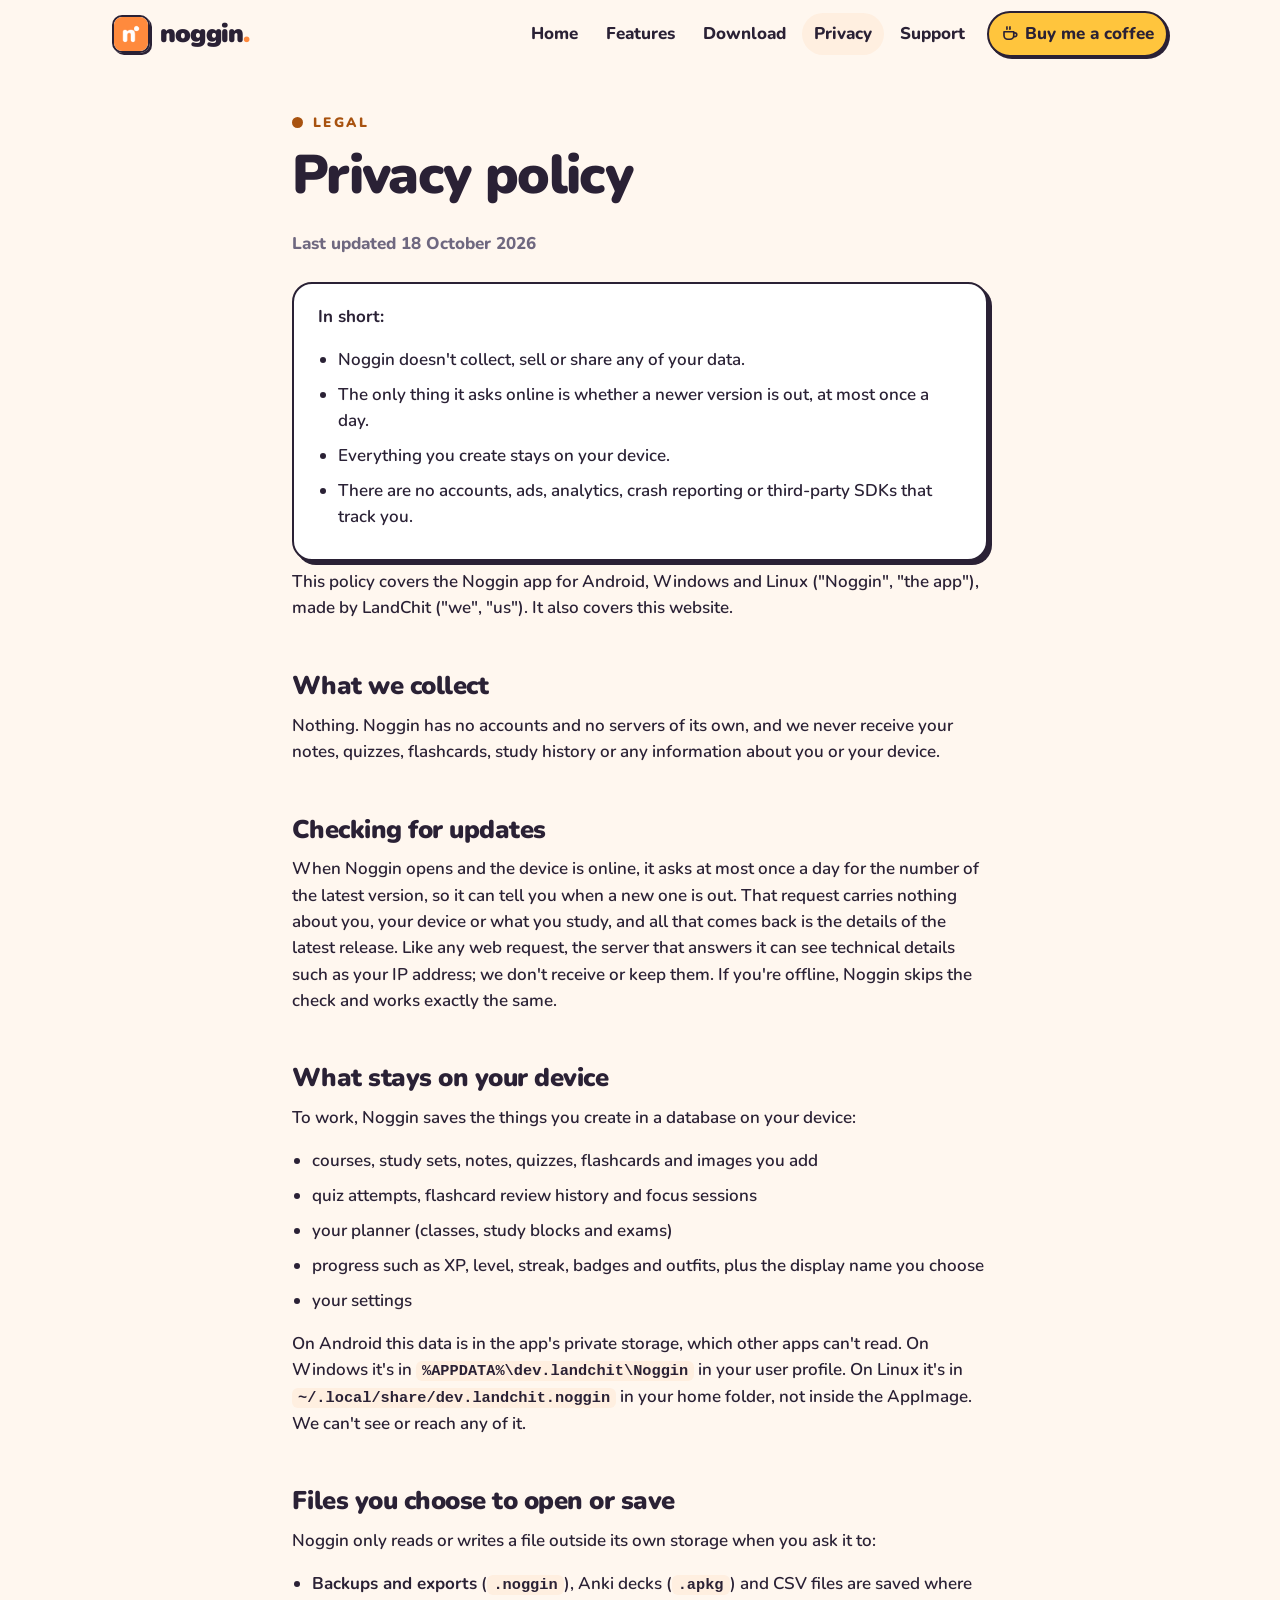
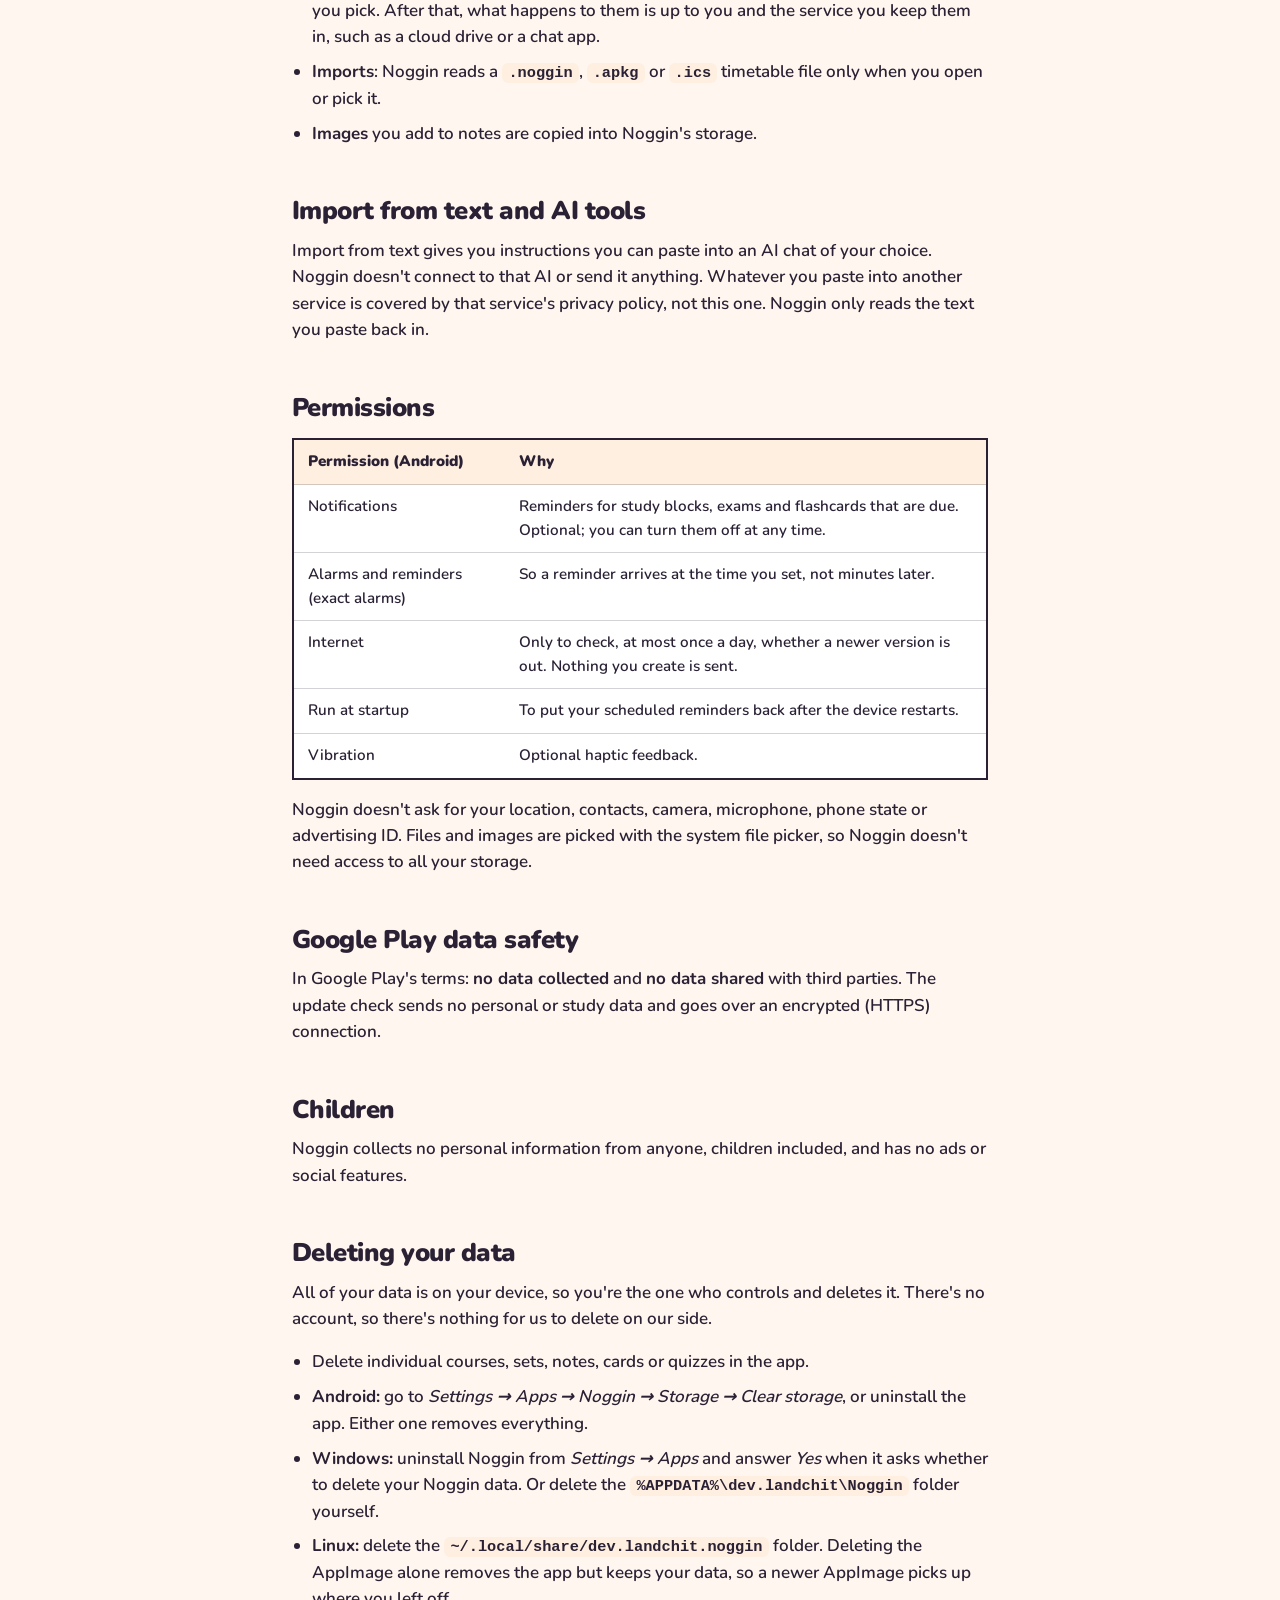
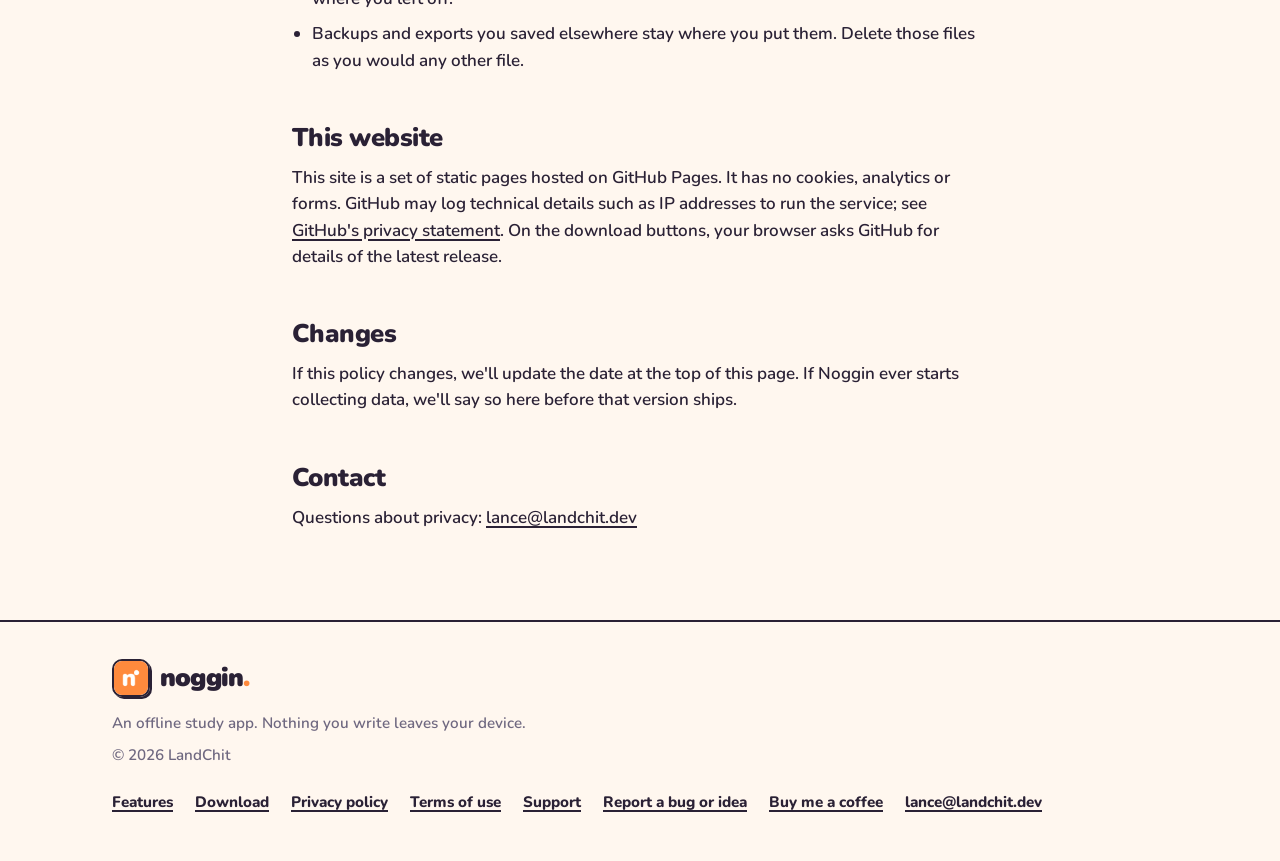
<file: privacy.html>
<!doctype html>
<html lang="en">
<head>
<meta charset="utf-8">
<meta name="viewport" content="width=device-width, initial-scale=1">
<title>Privacy policy · Noggin</title>
<meta name="description" content="Noggin's privacy policy: the app collects no data, and everything stays on your device.">
<meta name="theme-color" content="#FF8A3D">
<meta property="og:type" content="website">
<meta property="og:site_name" content="Noggin">
<meta property="og:title" content="Privacy policy · Noggin">
<meta property="og:description" content="Noggin's privacy policy: the app collects no data, and everything stays on your device.">
<meta property="og:image" content="assets/img/og-image.png">
<meta name="twitter:card" content="summary_large_image">
<link rel="icon" href="assets/img/icon.svg" type="image/svg+xml">
<link rel="icon" href="assets/img/icon-192.png" type="image/png" sizes="192x192">
<link rel="apple-touch-icon" href="assets/img/apple-touch-icon.png">
<link rel="preload" href="assets/fonts/nunito-var.woff2" as="font" type="font/woff2" crossorigin>
<link rel="stylesheet" href="assets/site.css">
</head>
<body>
<a class="skip" href="#main">Skip to content</a>
<header class="site-header">
  <nav class="wrap nav" aria-label="Main">
    <a class="brand" href="index.html"><img src="assets/img/icon-192.png" alt="" width="38" height="38"><span>noggin<i>.</i></span></a>
    <button class="nav-toggle" type="button" aria-expanded="false" aria-controls="nav-links">Menu</button>
    <ul class="nav-links" id="nav-links">
      <li><a href="index.html">Home</a></li><li><a href="features.html">Features</a></li><li><a href="index.html#download">Download</a></li><li><a href="privacy.html" aria-current="page">Privacy</a></li><li><a href="support.html">Support</a></li><li><a class="nav-coffee" href="https://buymeacoffee.com/landchit" target="_blank" rel="noopener"><svg viewBox="0 0 24 24" fill="none" stroke="currentColor" stroke-width="2.2" stroke-linecap="round" stroke-linejoin="round" aria-hidden="true"><path d="M4 9h13v5a5 5 0 0 1-5 5H9a5 5 0 0 1-5-5z"/><path d="M17 10.5h1.5a2.5 2.5 0 0 1 0 5H17M8 2.5c-.6 1 .6 2-.2 3M12 2.5c-.6 1 .6 2-.2 3"/></svg><span>Buy me a coffee</span></a></li>
    </ul>
  </nav>
</header>
<main id="main">

<article class="wrap doc">
  <p class="eyebrow">Legal</p>
  <h1>Privacy policy</h1>
  <p class="meta">Last updated 18 October 2026</p>

  <div class="summary">
    <p><b>In short:</b></p>
    <ul>
      <li>Noggin doesn't collect, sell or share any of your data.</li>
      <li>The only thing it asks online is whether a newer version is out, at most once a day.</li>
      <li>Everything you create stays on your device.</li>
      <li>There are no accounts, ads, analytics, crash reporting or third-party SDKs that track you.</li>
    </ul>
  </div>

  <p>This policy covers the Noggin app for Android, Windows and Linux ("Noggin", "the app"), made by LandChit ("we", "us"). It also covers this website.</p>

  <h2>What we collect</h2>
  <p>Nothing. Noggin has no accounts and no servers of its own, and we never receive your notes, quizzes, flashcards, study history or any information about you or your device.</p>
  <h2 id="update-check">Checking for updates</h2>
  <p>When Noggin opens and the device is online, it asks at most once a day for the number of the latest version, so it can tell you when a new one is out. That request carries nothing about you, your device or what you study, and all that comes back is the details of the latest release. Like any web request, the server that answers it can see technical details such as your IP address; we don't receive or keep them. If you're offline, Noggin skips the check and works exactly the same.</p>

  <h2>What stays on your device</h2>
  <p>To work, Noggin saves the things you create in a database on your device:</p>
  <ul>
    <li>courses, study sets, notes, quizzes, flashcards and images you add</li>
    <li>quiz attempts, flashcard review history and focus sessions</li>
    <li>your planner (classes, study blocks and exams)</li>
    <li>progress such as XP, level, streak, badges and outfits, plus the display name you choose</li>
    <li>your settings</li>
  </ul>
  <p>On Android this data is in the app's private storage, which other apps can't read. On Windows it's in <code>%APPDATA%\dev.landchit\Noggin</code> in your user profile. On Linux it's in <code>~/.local/share/dev.landchit.noggin</code> in your home folder, not inside the AppImage. We can't see or reach any of it.</p>

  <h2>Files you choose to open or save</h2>
  <p>Noggin only reads or writes a file outside its own storage when you ask it to:</p>
  <ul>
    <li><b>Backups and exports</b> (<code>.noggin</code>), Anki decks (<code>.apkg</code>) and CSV files are saved where you pick. After that, what happens to them is up to you and the service you keep them in, such as a cloud drive or a chat app.</li>
    <li><b>Imports</b>: Noggin reads a <code>.noggin</code>, <code>.apkg</code> or <code>.ics</code> timetable file only when you open or pick it.</li>
    <li><b>Images</b> you add to notes are copied into Noggin's storage.</li>
  </ul>

  <h2>Import from text and AI tools</h2>
  <p>Import from text gives you instructions you can paste into an AI chat of your choice. Noggin doesn't connect to that AI or send it anything. Whatever you paste into another service is covered by that service's privacy policy, not this one. Noggin only reads the text you paste back in.</p>

  <h2>Permissions</h2>
  <div class="table-scroll">
  <table>
    <thead><tr><th>Permission (Android)</th><th>Why</th></tr></thead>
    <tbody>
      <tr><td>Notifications</td><td>Reminders for study blocks, exams and flashcards that are due. Optional; you can turn them off at any time.</td></tr>
      <tr><td>Alarms and reminders (exact alarms)</td><td>So a reminder arrives at the time you set, not minutes later.</td></tr>
      <tr><td>Internet</td><td>Only to check, at most once a day, whether a newer version is out. Nothing you create is sent.</td></tr>
      <tr><td>Run at startup</td><td>To put your scheduled reminders back after the device restarts.</td></tr>
      <tr><td>Vibration</td><td>Optional haptic feedback.</td></tr>
    </tbody>
  </table>
  </div>
  <p>Noggin doesn't ask for your location, contacts, camera, microphone, phone state or advertising ID. Files and images are picked with the system file picker, so Noggin doesn't need access to all your storage.</p>

  <h2>Google Play data safety</h2>
  <p>In Google Play's terms: <b>no data collected</b> and <b>no data shared</b> with third parties. The update check sends no personal or study data and goes over an encrypted (HTTPS) connection.</p>

  <h2>Children</h2>
  <p>Noggin collects no personal information from anyone, children included, and has no ads or social features.</p>

  <h2 id="deleting-your-data">Deleting your data</h2>
  <p>All of your data is on your device, so you're the one who controls and deletes it. There's no account, so there's nothing for us to delete on our side.</p>
  <ul>
    <li>Delete individual courses, sets, notes, cards or quizzes in the app.</li>
    <li><b>Android:</b> go to <i>Settings → Apps → Noggin → Storage → Clear storage</i>, or uninstall the app. Either one removes everything.</li>
    <li><b>Windows:</b> uninstall Noggin from <i>Settings → Apps</i> and answer <i>Yes</i> when it asks whether to delete your Noggin data. Or delete the <code>%APPDATA%\dev.landchit\Noggin</code> folder yourself.</li>
    <li><b>Linux:</b> delete the <code>~/.local/share/dev.landchit.noggin</code> folder. Deleting the AppImage alone removes the app but keeps your data, so a newer AppImage picks up where you left off.</li>
    <li>Backups and exports you saved elsewhere stay where you put them. Delete those files as you would any other file.</li>
  </ul>

  <h2>This website</h2>
  <p>This site is a set of static pages hosted on GitHub Pages. It has no cookies, analytics or forms. GitHub may log technical details such as IP addresses to run the service; see <a href="https://docs.github.com/en/site-policy/privacy-policies/github-general-privacy-statement">GitHub's privacy statement</a>. On the download buttons, your browser asks GitHub for details of the latest release.</p>

  <h2>Changes</h2>
  <p>If this policy changes, we'll update the date at the top of this page. If Noggin ever starts collecting data, we'll say so here before that version ships.</p>

  <h2>Contact</h2>
  <p>Questions about privacy: <a href="mailto:lance@landchit.dev">lance@landchit.dev</a></p>
</article>

</main>
<footer class="site-footer">
  <div class="wrap footer-grid">
    <div>
      <a class="brand" href="index.html"><img src="assets/img/icon-192.png" alt="" width="38" height="38"><span>noggin<i>.</i></span></a>
      <p class="muted">An offline study app. Nothing you write leaves your device.</p>
      <p class="muted">© <span data-year>2026</span> LandChit</p>
    </div>
    <ul class="footer-links">
      <li><a href="features.html">Features</a></li>
      <li><a href="index.html#download">Download</a></li>
      <li><a href="privacy.html">Privacy policy</a></li>
      <li><a href="terms.html">Terms of use</a></li>
      <li><a href="support.html">Support</a></li>
      <li><a href="https://tracker.landchit.dev/projects/1" target="_blank" rel="noopener">Report a bug or idea</a></li>
      <li><a href="https://buymeacoffee.com/landchit" target="_blank" rel="noopener">Buy me a coffee</a></li>
      <li><a href="mailto:lance@landchit.dev">lance@landchit.dev</a></li>
    </ul>
  </div>
</footer>
<script src="assets/site.js" defer></script>
</body>
</html>
</file>
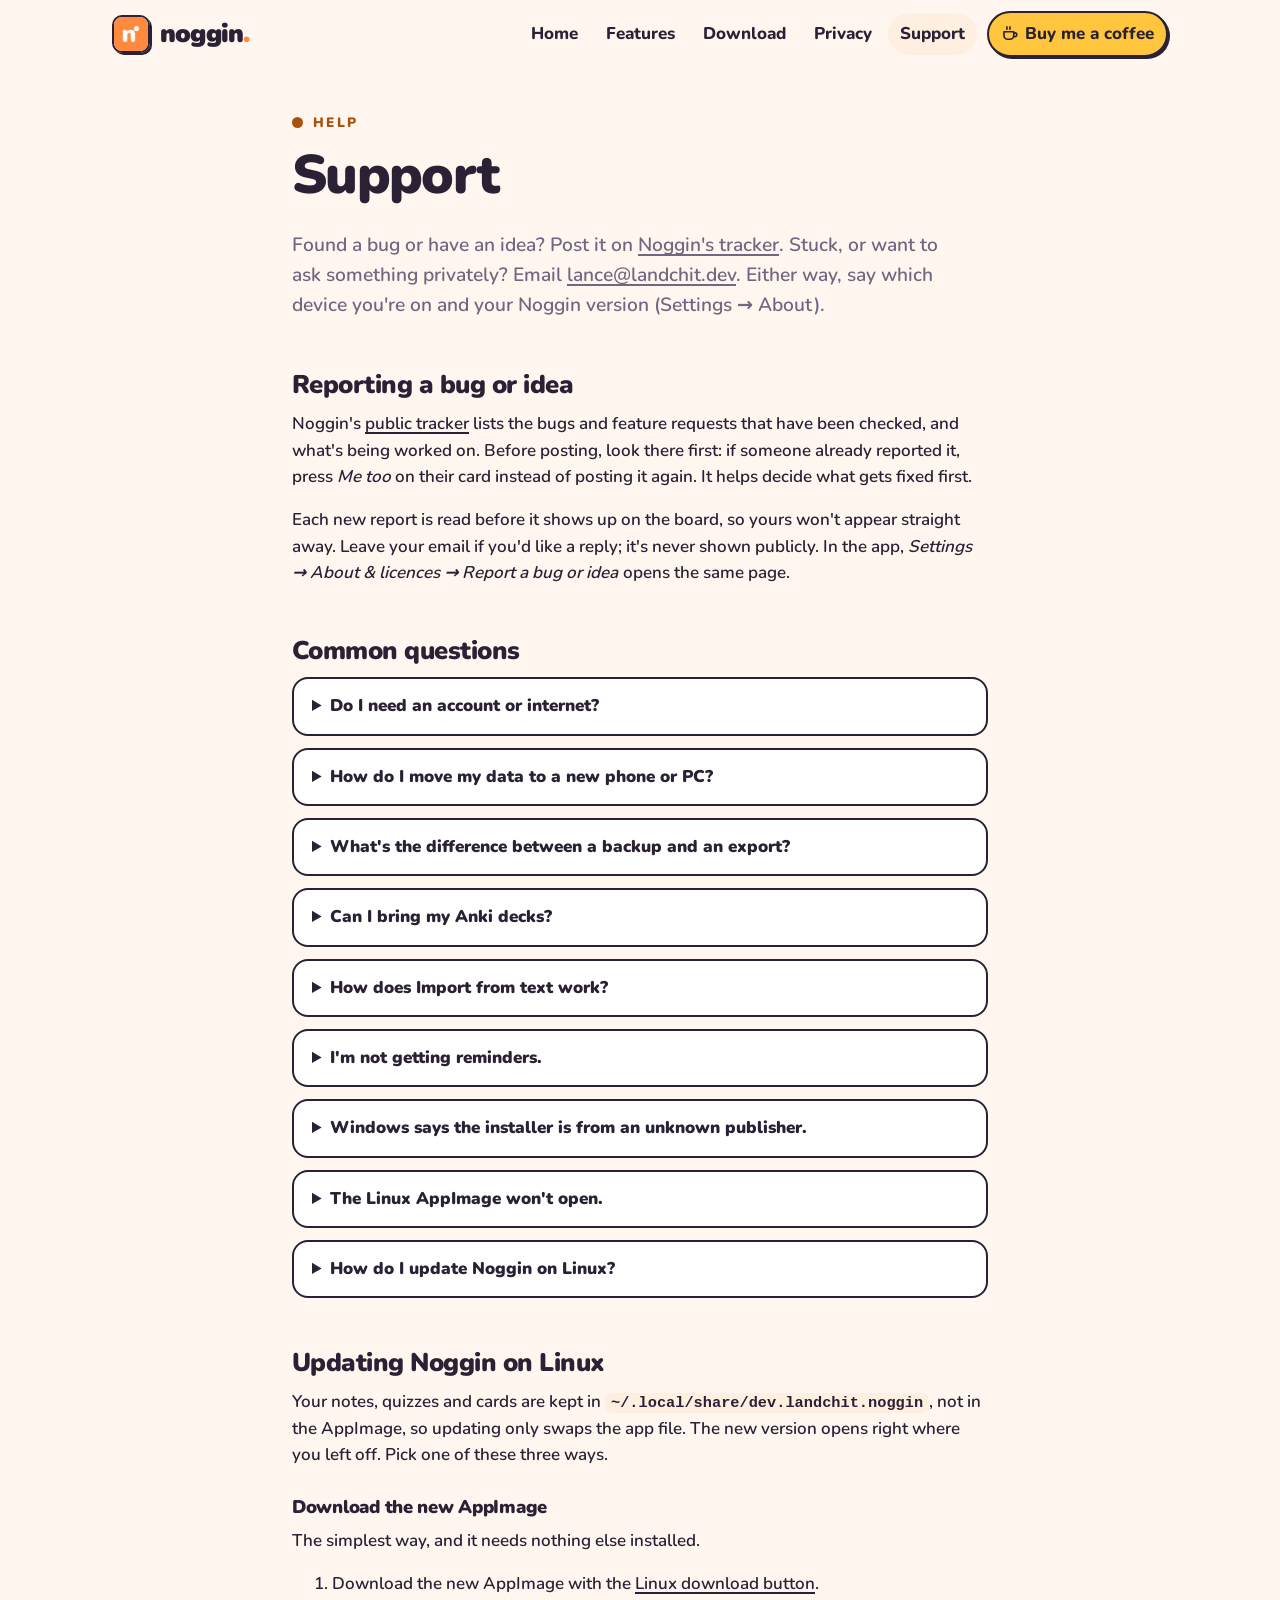
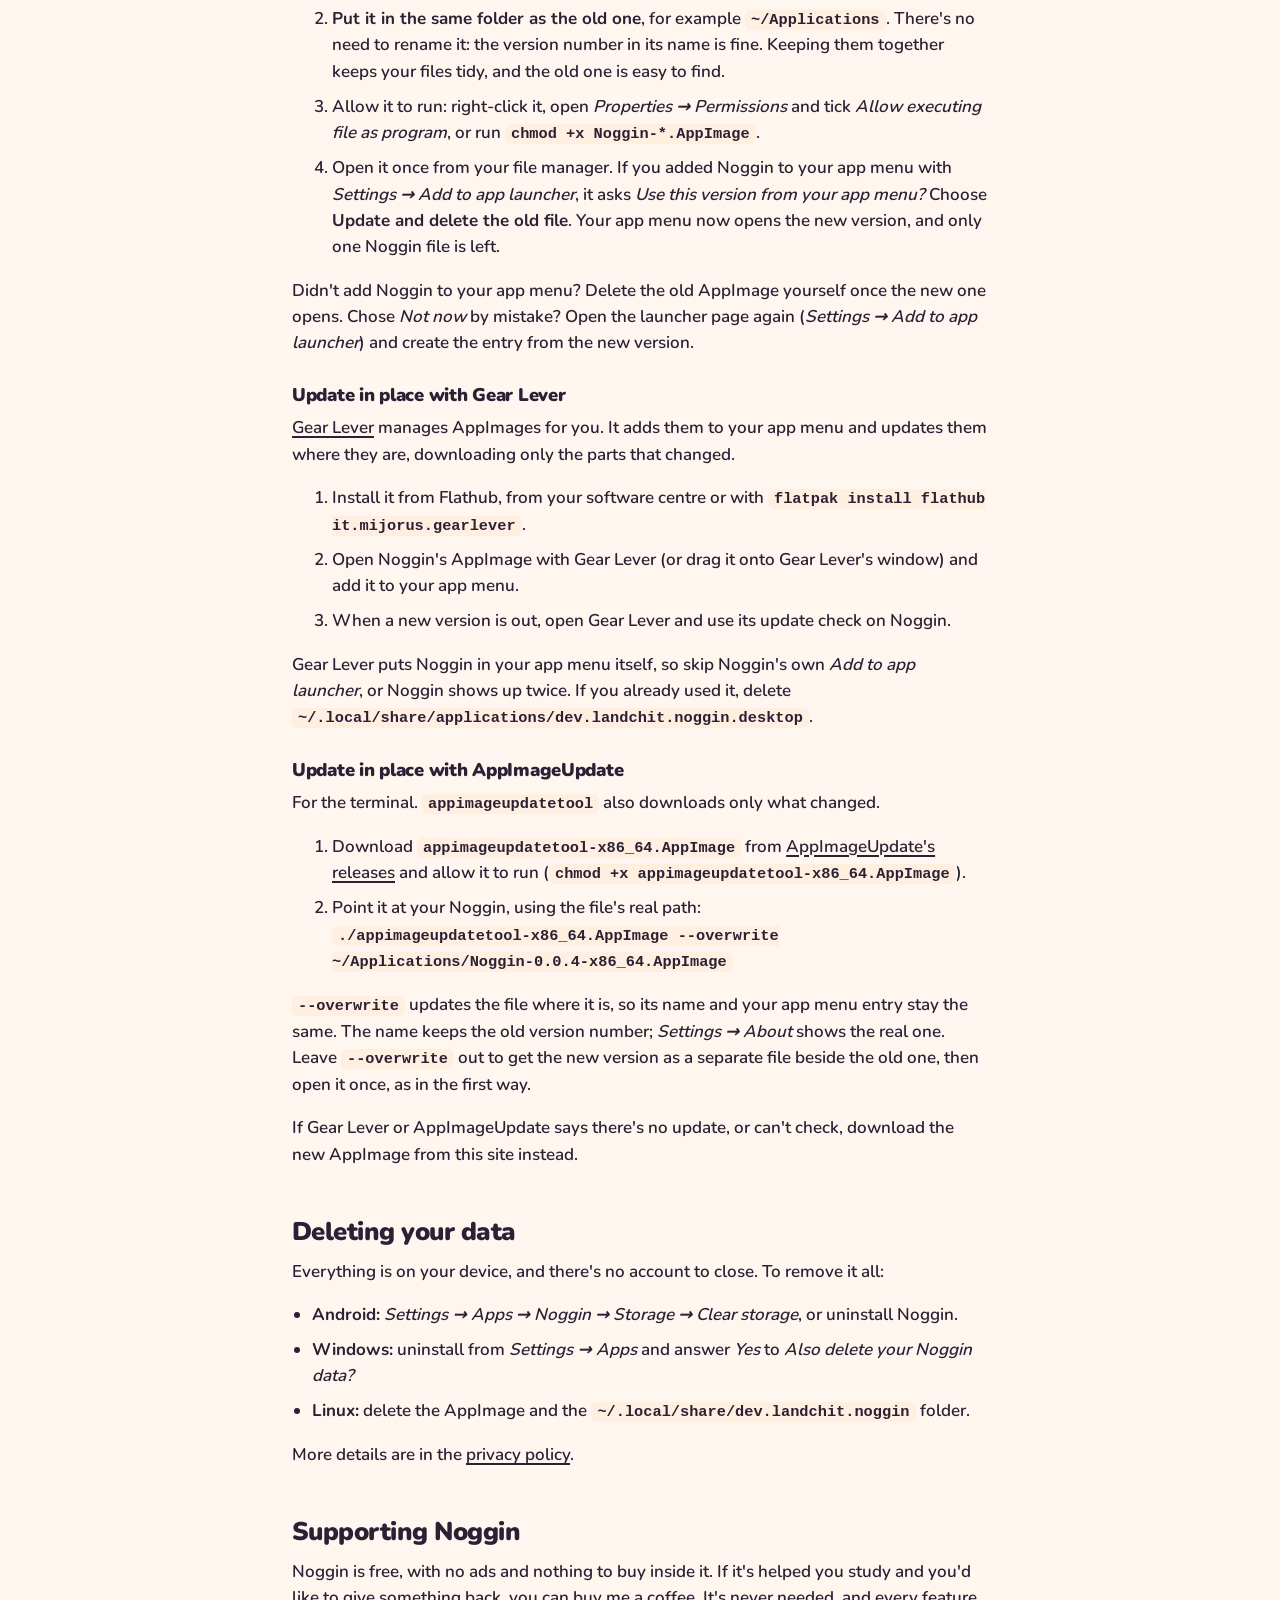
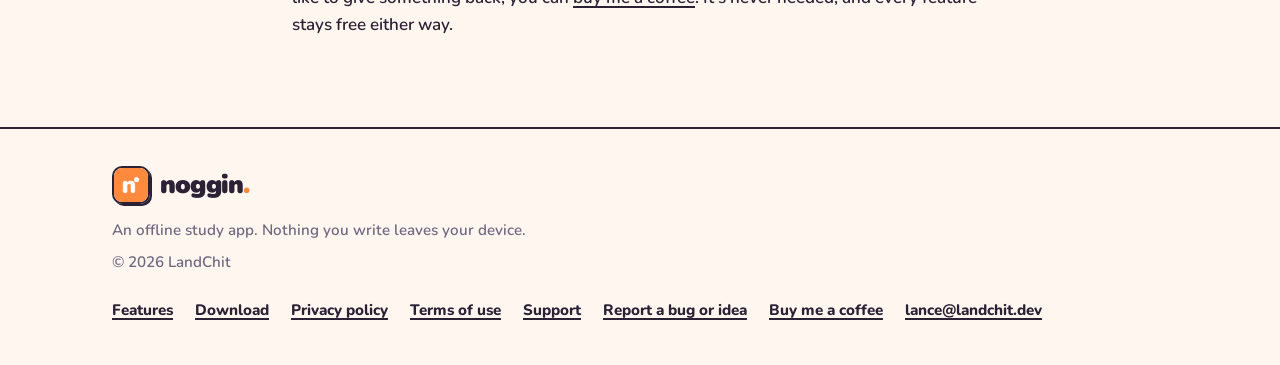
<file: support.html>
<!doctype html>
<html lang="en">
<head>
<meta charset="utf-8">
<meta name="viewport" content="width=device-width, initial-scale=1">
<title>Support · Noggin</title>
<meta name="description" content="Help with Noggin: backups, moving to a new device, Anki import, reminders and deleting your data.">
<meta name="theme-color" content="#FF8A3D">
<meta property="og:type" content="website">
<meta property="og:site_name" content="Noggin">
<meta property="og:title" content="Support · Noggin">
<meta property="og:description" content="Help with Noggin: backups, moving to a new device, Anki import, reminders and deleting your data.">
<meta property="og:image" content="assets/img/og-image.png">
<meta name="twitter:card" content="summary_large_image">
<link rel="icon" href="assets/img/icon.svg" type="image/svg+xml">
<link rel="icon" href="assets/img/icon-192.png" type="image/png" sizes="192x192">
<link rel="apple-touch-icon" href="assets/img/apple-touch-icon.png">
<link rel="preload" href="assets/fonts/nunito-var.woff2" as="font" type="font/woff2" crossorigin>
<link rel="stylesheet" href="assets/site.css">
</head>
<body>
<a class="skip" href="#main">Skip to content</a>
<header class="site-header">
  <nav class="wrap nav" aria-label="Main">
    <a class="brand" href="index.html"><img src="assets/img/icon-192.png" alt="" width="38" height="38"><span>noggin<i>.</i></span></a>
    <button class="nav-toggle" type="button" aria-expanded="false" aria-controls="nav-links">Menu</button>
    <ul class="nav-links" id="nav-links">
      <li><a href="index.html">Home</a></li><li><a href="features.html">Features</a></li><li><a href="index.html#download">Download</a></li><li><a href="privacy.html">Privacy</a></li><li><a href="support.html" aria-current="page">Support</a></li><li><a class="nav-coffee" href="https://buymeacoffee.com/landchit" target="_blank" rel="noopener"><svg viewBox="0 0 24 24" fill="none" stroke="currentColor" stroke-width="2.2" stroke-linecap="round" stroke-linejoin="round" aria-hidden="true"><path d="M4 9h13v5a5 5 0 0 1-5 5H9a5 5 0 0 1-5-5z"/><path d="M17 10.5h1.5a2.5 2.5 0 0 1 0 5H17M8 2.5c-.6 1 .6 2-.2 3M12 2.5c-.6 1 .6 2-.2 3"/></svg><span>Buy me a coffee</span></a></li>
    </ul>
  </nav>
</header>
<main id="main">

<article class="wrap doc">
  <p class="eyebrow">Help</p>
  <h1>Support</h1>
  <p class="lede">Found a bug or have an idea? Post it on <a href="https://tracker.landchit.dev/projects/1" target="_blank" rel="noopener">Noggin's tracker</a>. Stuck, or want to ask something privately? Email <a href="mailto:lance@landchit.dev">lance@landchit.dev</a>. Either way, say which device you're on and your Noggin version (Settings → About).</p>

  <h2 id="report">Reporting a bug or idea</h2>
  <p>Noggin's <a href="https://tracker.landchit.dev/projects/1" target="_blank" rel="noopener">public tracker</a> lists the bugs and feature requests that have been checked, and what's being worked on. Before posting, look there first: if someone already reported it, press <i>Me too</i> on their card instead of posting it again. It helps decide what gets fixed first.</p>
  <p>Each new report is read before it shows up on the board, so yours won't appear straight away. Leave your email if you'd like a reply; it's never shown publicly. In the app, <i>Settings → About &amp; licences → Report a bug or idea</i> opens the same page.</p>

  <h2>Common questions</h2>
  <details><summary>Do I need an account or internet?</summary><p>No. Noggin works entirely offline and has no accounts. When you're online, it checks once a day whether a newer version is out, and tells you once.</p></details>
  <details><summary>How do I move my data to a new phone or PC?</summary><p>On the old device, go to <i>Settings → Backup &amp; export → Back up</i> and save the <code>.noggin</code> file somewhere you can reach from the new device. On the new device, open that file with Noggin or use <i>Restore a backup</i>. Restoring replaces what's already there, so Noggin asks you to type RESTORE first.</p></details>
  <details><summary>What's the difference between a backup and an export?</summary><p>A <b>backup</b> (<code>Noggin backup 2026-09-30.noggin</code>) is your whole library and replaces everything when you restore it. An <b>export</b> (<code>… (Noggin export).noggin</code>) holds the sets or courses you picked, and importing it adds them to what you already have.</p></details>
  <details><summary>Can I bring my Anki decks?</summary><p>Yes. Pick an <code>.apkg</code> file, choose which fields become the front and back, and check the preview before anything is added.</p></details>
  <details><summary>How does Import from text work?</summary><p>In <i>Settings → Backup &amp; export → Import from text</i>, copy the instructions into any AI chat along with your notes. Paste the AI's answer back into Noggin. It builds a set and shows any line it couldn't read, with the line number. Check the content before you study from it.</p></details>
  <details><summary>I'm not getting reminders.</summary><p>Check that notifications are on for Noggin in your device settings. On Android 12 and later, also allow <i>Alarms &amp; reminders</i>. Some phones put apps to sleep to save battery. If yours does, turn battery optimisation off for Noggin.</p></details>
  <details><summary>Windows says the installer is from an unknown publisher.</summary><p>The installer isn't code-signed yet. If you downloaded it from the official link on this site, choose <i>More info → Run anyway</i>.</p></details>
  <details><summary>The Linux AppImage won't open.</summary><p>First allow it to run: right-click the file, open <i>Properties → Permissions</i> and tick <i>Allow executing file as program</i>, or run <code>chmod +x Noggin-*.AppImage</code>. If it still doesn't start on Ubuntu or Mint, install FUSE 2 with <code>sudo apt install libfuse2</code> (on Ubuntu 24.04, <code>libfuse2t64</code>) and try again.</p></details>
  <details><summary>How do I update Noggin on Linux?</summary><p>Put the new AppImage in the same folder as the old one and open it once; Noggin offers to take over your app menu entry and delete the old file. Gear Lever and AppImageUpdate can also update it in place. The full steps are in <a href="#updating-linux">Updating Noggin on Linux</a> below.</p></details>

  <h2 id="updating-linux">Updating Noggin on Linux</h2>
  <p>Your notes, quizzes and cards are kept in <code>~/.local/share/dev.landchit.noggin</code>, not in the AppImage, so updating only swaps the app file. The new version opens right where you left off. Pick one of these three ways.</p>

  <h3>Download the new AppImage</h3>
  <p>The simplest way, and it needs nothing else installed.</p>
  <ol>
    <li>Download the new AppImage with the <a href="index.html#download">Linux download button</a>.</li>
    <li><b>Put it in the same folder as the old one</b>, for example <code>~/Applications</code>. There's no need to rename it: the version number in its name is fine. Keeping them together keeps your files tidy, and the old one is easy to find.</li>
    <li>Allow it to run: right-click it, open <i>Properties → Permissions</i> and tick <i>Allow executing file as program</i>, or run <code>chmod +x Noggin-*.AppImage</code>.</li>
    <li>Open it once from your file manager. If you added Noggin to your app menu with <i>Settings → Add to app launcher</i>, it asks <i>Use this version from your app menu?</i> Choose <b>Update and delete the old file</b>. Your app menu now opens the new version, and only one Noggin file is left.</li>
  </ol>
  <p>Didn't add Noggin to your app menu? Delete the old AppImage yourself once the new one opens. Chose <i>Not now</i> by mistake? Open the launcher page again (<i>Settings → Add to app launcher</i>) and create the entry from the new version.</p>

  <h3>Update in place with Gear Lever</h3>
  <p><a href="https://flathub.org/apps/it.mijorus.gearlever">Gear Lever</a> manages AppImages for you. It adds them to your app menu and updates them where they are, downloading only the parts that changed.</p>
  <ol>
    <li>Install it from Flathub, from your software centre or with <code>flatpak install flathub it.mijorus.gearlever</code>.</li>
    <li>Open Noggin's AppImage with Gear Lever (or drag it onto Gear Lever's window) and add it to your app menu.</li>
    <li>When a new version is out, open Gear Lever and use its update check on Noggin.</li>
  </ol>
  <p>Gear Lever puts Noggin in your app menu itself, so skip Noggin's own <i>Add to app launcher</i>, or Noggin shows up twice. If you already used it, delete <code>~/.local/share/applications/dev.landchit.noggin.desktop</code>.</p>

  <h3>Update in place with AppImageUpdate</h3>
  <p>For the terminal. <code>appimageupdatetool</code> also downloads only what changed.</p>
  <ol>
    <li>Download <code>appimageupdatetool-x86_64.AppImage</code> from <a href="https://github.com/AppImageCommunity/AppImageUpdate/releases">AppImageUpdate's releases</a> and allow it to run (<code>chmod +x appimageupdatetool-x86_64.AppImage</code>).</li>
    <li>Point it at your Noggin, using the file's real path:<br><code>./appimageupdatetool-x86_64.AppImage --overwrite ~/Applications/Noggin-0.0.4-x86_64.AppImage</code></li>
  </ol>
  <p><code>--overwrite</code> updates the file where it is, so its name and your app menu entry stay the same. The name keeps the old version number; <i>Settings → About</i> shows the real one. Leave <code>--overwrite</code> out to get the new version as a separate file beside the old one, then open it once, as in the first way.</p>
  <p>If Gear Lever or AppImageUpdate says there's no update, or can't check, download the new AppImage from this site instead.</p>

  <h2 id="delete">Deleting your data</h2>
  <p>Everything is on your device, and there's no account to close. To remove it all:</p>
  <ul>
    <li><b>Android:</b> <i>Settings → Apps → Noggin → Storage → Clear storage</i>, or uninstall Noggin.</li>
    <li><b>Windows:</b> uninstall from <i>Settings → Apps</i> and answer <i>Yes</i> to <i>Also delete your Noggin data?</i></li>
    <li><b>Linux:</b> delete the AppImage and the <code>~/.local/share/dev.landchit.noggin</code> folder.</li>
  </ul>
  <p>More details are in the <a href="privacy.html#deleting-your-data">privacy policy</a>.</p>

  <h2 id="coffee">Supporting Noggin</h2>
  <p>Noggin is free, with no ads and nothing to buy inside it. If it's helped you study and you'd like to give something back, you can <a href="https://buymeacoffee.com/landchit" target="_blank" rel="noopener">buy me a coffee</a>. It's never needed, and every feature stays free either way.</p>
</article>

</main>
<footer class="site-footer">
  <div class="wrap footer-grid">
    <div>
      <a class="brand" href="index.html"><img src="assets/img/icon-192.png" alt="" width="38" height="38"><span>noggin<i>.</i></span></a>
      <p class="muted">An offline study app. Nothing you write leaves your device.</p>
      <p class="muted">© <span data-year>2026</span> LandChit</p>
    </div>
    <ul class="footer-links">
      <li><a href="features.html">Features</a></li>
      <li><a href="index.html#download">Download</a></li>
      <li><a href="privacy.html">Privacy policy</a></li>
      <li><a href="terms.html">Terms of use</a></li>
      <li><a href="support.html">Support</a></li>
      <li><a href="https://tracker.landchit.dev/projects/1" target="_blank" rel="noopener">Report a bug or idea</a></li>
      <li><a href="https://buymeacoffee.com/landchit" target="_blank" rel="noopener">Buy me a coffee</a></li>
      <li><a href="mailto:lance@landchit.dev">lance@landchit.dev</a></li>
    </ul>
  </div>
</footer>
<script src="assets/site.js" defer></script>
</body>
</html>
</file>
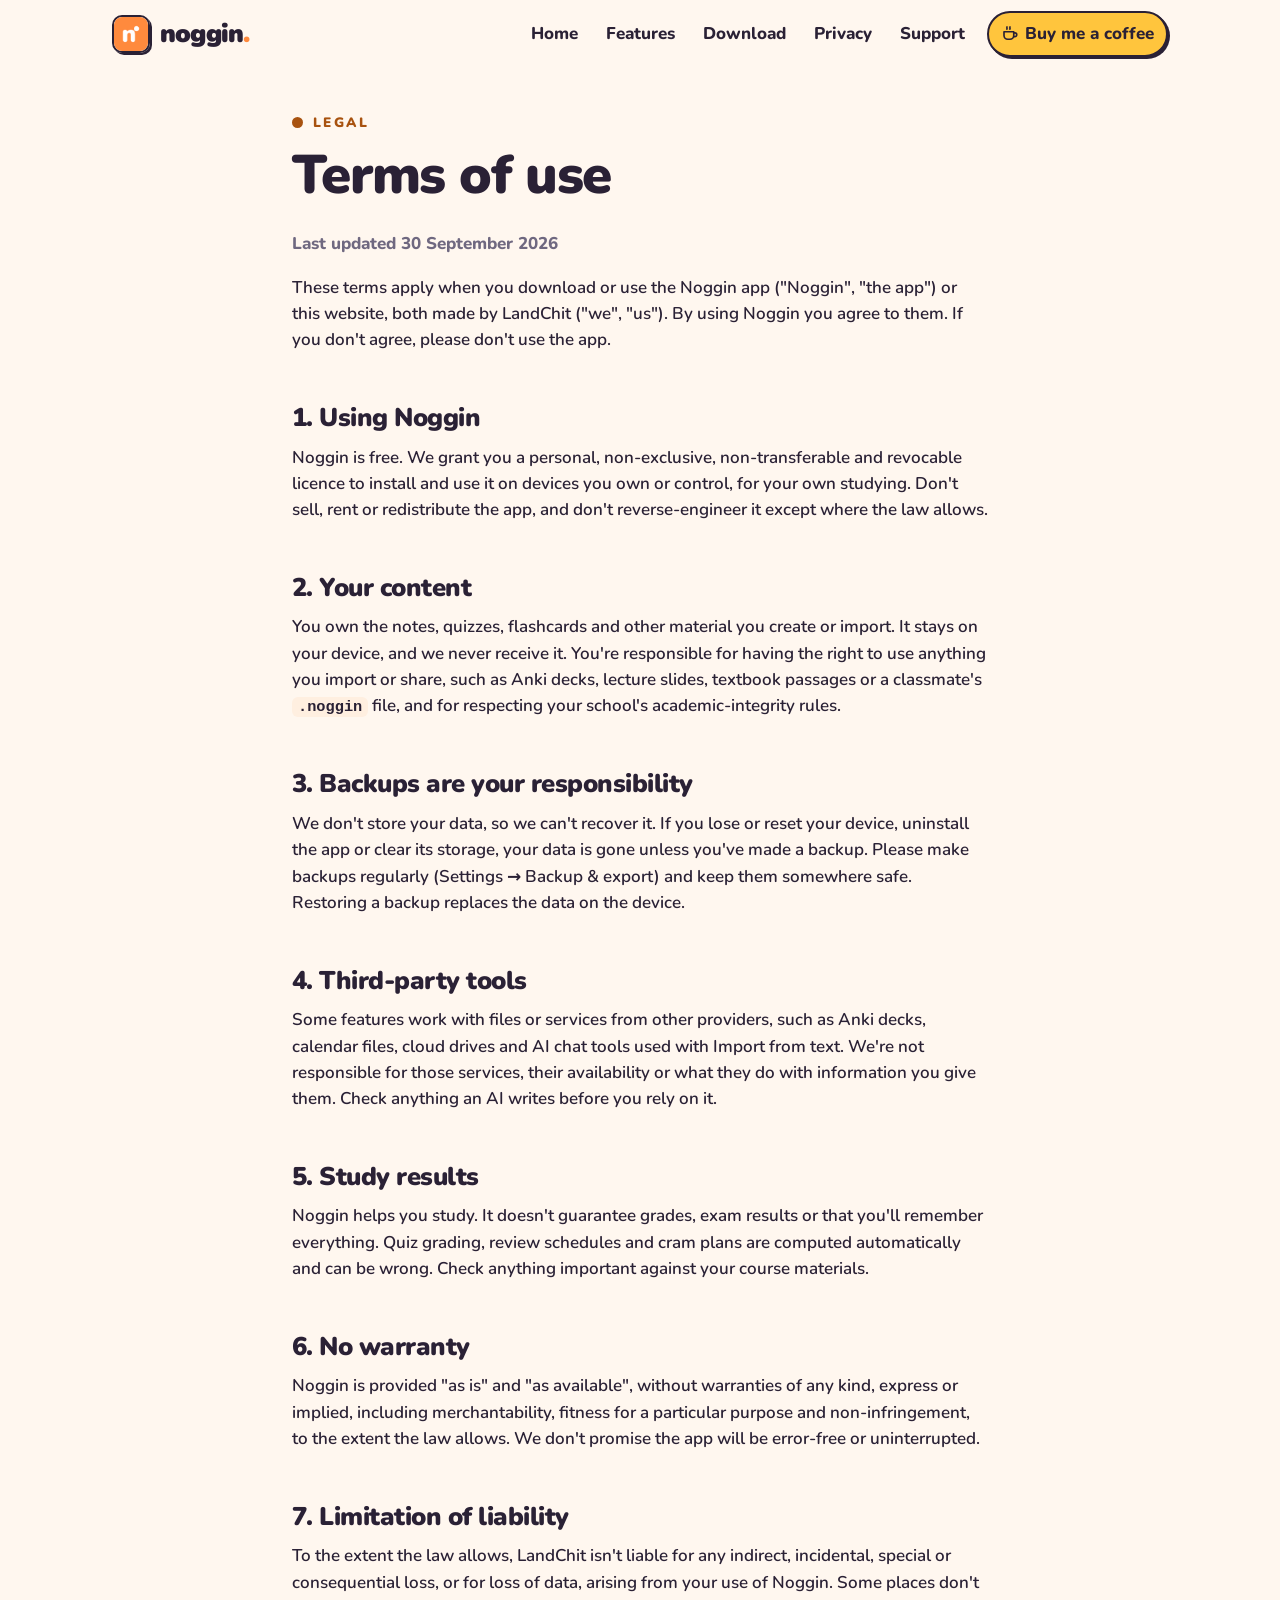
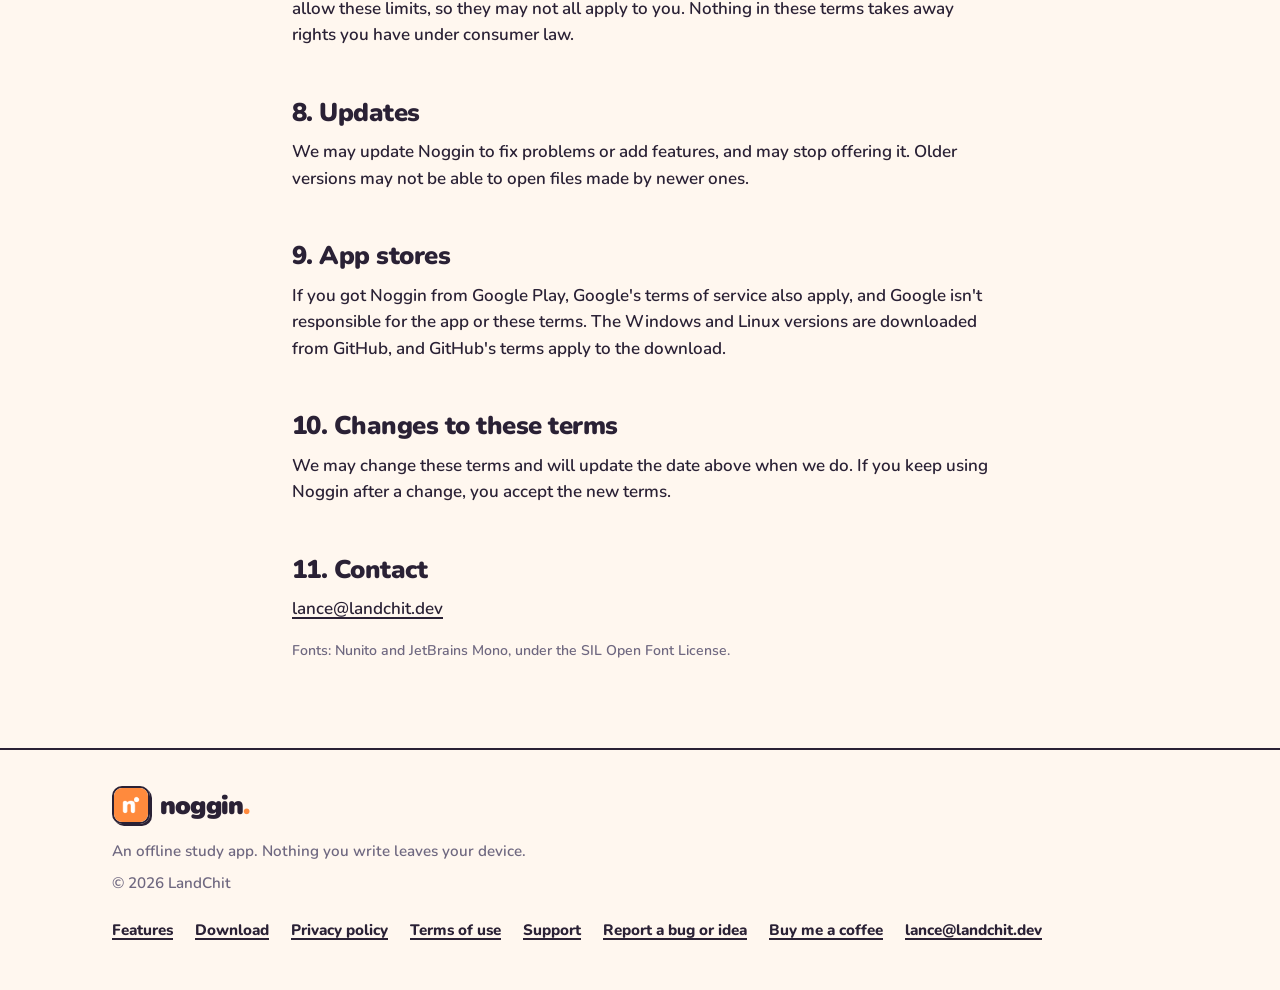
<file: terms.html>
<!doctype html>
<html lang="en">
<head>
<meta charset="utf-8">
<meta name="viewport" content="width=device-width, initial-scale=1">
<title>Terms of use · Noggin</title>
<meta name="description" content="The terms for using the Noggin study app.">
<meta name="theme-color" content="#FF8A3D">
<meta property="og:type" content="website">
<meta property="og:site_name" content="Noggin">
<meta property="og:title" content="Terms of use · Noggin">
<meta property="og:description" content="The terms for using the Noggin study app.">
<meta property="og:image" content="assets/img/og-image.png">
<meta name="twitter:card" content="summary_large_image">
<link rel="icon" href="assets/img/icon.svg" type="image/svg+xml">
<link rel="icon" href="assets/img/icon-192.png" type="image/png" sizes="192x192">
<link rel="apple-touch-icon" href="assets/img/apple-touch-icon.png">
<link rel="preload" href="assets/fonts/nunito-var.woff2" as="font" type="font/woff2" crossorigin>
<link rel="stylesheet" href="assets/site.css">
</head>
<body>
<a class="skip" href="#main">Skip to content</a>
<header class="site-header">
  <nav class="wrap nav" aria-label="Main">
    <a class="brand" href="index.html"><img src="assets/img/icon-192.png" alt="" width="38" height="38"><span>noggin<i>.</i></span></a>
    <button class="nav-toggle" type="button" aria-expanded="false" aria-controls="nav-links">Menu</button>
    <ul class="nav-links" id="nav-links">
      <li><a href="index.html">Home</a></li><li><a href="features.html">Features</a></li><li><a href="index.html#download">Download</a></li><li><a href="privacy.html">Privacy</a></li><li><a href="support.html">Support</a></li><li><a class="nav-coffee" href="https://buymeacoffee.com/landchit" target="_blank" rel="noopener"><svg viewBox="0 0 24 24" fill="none" stroke="currentColor" stroke-width="2.2" stroke-linecap="round" stroke-linejoin="round" aria-hidden="true"><path d="M4 9h13v5a5 5 0 0 1-5 5H9a5 5 0 0 1-5-5z"/><path d="M17 10.5h1.5a2.5 2.5 0 0 1 0 5H17M8 2.5c-.6 1 .6 2-.2 3M12 2.5c-.6 1 .6 2-.2 3"/></svg><span>Buy me a coffee</span></a></li>
    </ul>
  </nav>
</header>
<main id="main">

<article class="wrap doc">
  <p class="eyebrow">Legal</p>
  <h1>Terms of use</h1>
  <p class="meta">Last updated 30 September 2026</p>

  <p>These terms apply when you download or use the Noggin app ("Noggin", "the app") or this website, both made by LandChit ("we", "us"). By using Noggin you agree to them. If you don't agree, please don't use the app.</p>

  <h2>1. Using Noggin</h2>
  <p>Noggin is free. We grant you a personal, non-exclusive, non-transferable and revocable licence to install and use it on devices you own or control, for your own studying. Don't sell, rent or redistribute the app, and don't reverse-engineer it except where the law allows.</p>

  <h2>2. Your content</h2>
  <p>You own the notes, quizzes, flashcards and other material you create or import. It stays on your device, and we never receive it. You're responsible for having the right to use anything you import or share, such as Anki decks, lecture slides, textbook passages or a classmate's <code>.noggin</code> file, and for respecting your school's academic-integrity rules.</p>

  <h2>3. Backups are your responsibility</h2>
  <p>We don't store your data, so we can't recover it. If you lose or reset your device, uninstall the app or clear its storage, your data is gone unless you've made a backup. Please make backups regularly (Settings → Backup &amp; export) and keep them somewhere safe. Restoring a backup replaces the data on the device.</p>

  <h2>4. Third-party tools</h2>
  <p>Some features work with files or services from other providers, such as Anki decks, calendar files, cloud drives and AI chat tools used with Import from text. We're not responsible for those services, their availability or what they do with information you give them. Check anything an AI writes before you rely on it.</p>

  <h2>5. Study results</h2>
  <p>Noggin helps you study. It doesn't guarantee grades, exam results or that you'll remember everything. Quiz grading, review schedules and cram plans are computed automatically and can be wrong. Check anything important against your course materials.</p>

  <h2>6. No warranty</h2>
  <p>Noggin is provided "as is" and "as available", without warranties of any kind, express or implied, including merchantability, fitness for a particular purpose and non-infringement, to the extent the law allows. We don't promise the app will be error-free or uninterrupted.</p>

  <h2>7. Limitation of liability</h2>
  <p>To the extent the law allows, LandChit isn't liable for any indirect, incidental, special or consequential loss, or for loss of data, arising from your use of Noggin. Some places don't allow these limits, so they may not all apply to you. Nothing in these terms takes away rights you have under consumer law.</p>

  <h2>8. Updates</h2>
  <p>We may update Noggin to fix problems or add features, and may stop offering it. Older versions may not be able to open files made by newer ones.</p>

  <h2>9. App stores</h2>
  <p>If you got Noggin from Google Play, Google's terms of service also apply, and Google isn't responsible for the app or these terms. The Windows and Linux versions are downloaded from GitHub, and GitHub's terms apply to the download.</p>

  <h2>10. Changes to these terms</h2>
  <p>We may change these terms and will update the date above when we do. If you keep using Noggin after a change, you accept the new terms.</p>

  <h2>11. Contact</h2>
  <p><a href="mailto:lance@landchit.dev">lance@landchit.dev</a></p>

  <p class="fineprint">Fonts: Nunito and JetBrains Mono, under the SIL Open Font License.</p>
</article>

</main>
<footer class="site-footer">
  <div class="wrap footer-grid">
    <div>
      <a class="brand" href="index.html"><img src="assets/img/icon-192.png" alt="" width="38" height="38"><span>noggin<i>.</i></span></a>
      <p class="muted">An offline study app. Nothing you write leaves your device.</p>
      <p class="muted">© <span data-year>2026</span> LandChit</p>
    </div>
    <ul class="footer-links">
      <li><a href="features.html">Features</a></li>
      <li><a href="index.html#download">Download</a></li>
      <li><a href="privacy.html">Privacy policy</a></li>
      <li><a href="terms.html">Terms of use</a></li>
      <li><a href="support.html">Support</a></li>
      <li><a href="https://tracker.landchit.dev/projects/1" target="_blank" rel="noopener">Report a bug or idea</a></li>
      <li><a href="https://buymeacoffee.com/landchit" target="_blank" rel="noopener">Buy me a coffee</a></li>
      <li><a href="mailto:lance@landchit.dev">lance@landchit.dev</a></li>
    </ul>
  </div>
</footer>
<script src="assets/site.js" defer></script>
</body>
</html>
</file>
<file: assets/site.css>
/* Noggin site. Colours and type follow the app's tokens and the Play feature
   graphic (marketing/_work/banner.html), so the page and the listing match. */

@font-face {
  font-family: 'Nunito';
  src: url('fonts/nunito-var.woff2') format('woff2');
  font-weight: 200 1000;
  font-display: swap;
}

:root {
  --bg: #FFF7EF;
  --surface: #FFFFFF;
  --surface-2: #FFEFE0;
  --ink: #2A2135;
  --muted: #6F6880;
  --line: #2A2135;
  --orange: #FF8A3D;
  --orange-ink: #A8520F;
  --violet: #6E4DE6;
  --green: #29C17E;
  --blue: #2FA8E8;
  --yellow: #FFC53D;
  --coral: #FF4F5A;
  --sun: #FFE9A8;
  --hl: rgba(255, 138, 61, .55);
  --on-orange: #2A2135;
  --band: #2A2135;
  --on-band: #FFF7EF;
  --shadow: 4px 4px 0 var(--line);
  --radius: 20px;
  --max: 1120px;
  color-scheme: light;
}

@media (prefers-color-scheme: dark) {
  :root:not([data-theme="light"]) {
    --bg: #1C1624;
    --surface: #2A2135;
    --surface-2: #33283F;
    --ink: #FFF7EF;
    --muted: #BDB5CC;
    --line: #0E0A13;
    --orange-ink: #FFAE73;
    --sun: #3A2E1D;
    --hl: rgba(255, 138, 61, .45);
    --band: #110C17;
    color-scheme: dark;
  }
}

* { box-sizing: border-box; }
html { -webkit-text-size-adjust: 100%; scroll-behavior: smooth; }
@media (prefers-reduced-motion: reduce) { html { scroll-behavior: auto; } }

body {
  margin: 0;
  font-family: 'Nunito', system-ui, -apple-system, 'Segoe UI', sans-serif;
  font-weight: 600;
  font-size: 17px;
  line-height: 1.55;
  color: var(--ink);
  background: var(--bg);
  overflow-x: hidden;
}

img { max-width: 100%; height: auto; display: block; }
a { color: inherit; text-decoration-thickness: 2px; text-underline-offset: 3px; }
a:hover { color: var(--orange-ink); }
:focus-visible { outline: 3px solid var(--violet); outline-offset: 3px; border-radius: 6px; }

h1, h2, h3 { font-weight: 900; letter-spacing: -0.03em; line-height: 1.05; margin: 0 0 .5em; }
h1 { font-size: clamp(2.6rem, 7vw, 4.6rem); }
h2 { font-size: clamp(2rem, 4.6vw, 3rem); }
h3 { font-size: 1.35rem; letter-spacing: -0.015em; line-height: 1.2; }
p { margin: 0 0 1em; }

.wrap { width: 100%; max-width: var(--max); margin: 0 auto; padding: 0 16px; }
@media (min-width: 720px) { .wrap { padding: 0 32px; } }

.skip { position: absolute; left: -999px; top: 8px; background: var(--surface); padding: 8px 14px; border: 2px solid var(--line); border-radius: 10px; z-index: 50; }
.skip:focus { left: 8px; }

.hl { background: linear-gradient(transparent 58%, var(--hl) 58%, var(--hl) 94%, transparent 94%); padding: 0 .08em; margin: 0 -.08em; }

.eyebrow {
  display: inline-flex; align-items: center; gap: 10px;
  font-weight: 900; font-size: .85rem; letter-spacing: .18em; text-transform: uppercase;
  color: var(--orange-ink); margin-bottom: 14px;
}
.eyebrow::before { content: ''; width: 11px; height: 11px; border-radius: 99px; background: currentColor; }

.lede { font-size: 1.2rem; color: var(--muted); max-width: 34em; }

/* Header */
.site-header { position: sticky; top: 0; z-index: 20; background: color-mix(in srgb, var(--bg) 92%, transparent); backdrop-filter: blur(8px); border-bottom: 2px solid transparent; }
.site-header.scrolled { border-bottom-color: var(--line); }
.nav { display: flex; align-items: center; justify-content: space-between; gap: 16px; min-height: 68px; }
.brand { display: inline-flex; align-items: center; gap: 10px; text-decoration: none; font-weight: 1000; font-size: 1.6rem; letter-spacing: -0.03em; }
.brand img { width: 38px; height: 38px; border-radius: 10px; border: 2px solid var(--line); box-shadow: 2px 2px 0 var(--line); }
.brand i { font-style: normal; color: var(--orange); }
.nav-links { display: flex; align-items: center; gap: 4px; list-style: none; margin: 0; padding: 0; }
.nav-links a { display: block; padding: 8px 12px; border-radius: 99px; text-decoration: none; font-weight: 800; }
.nav-links a:hover, .nav-links a[aria-current="page"] { background: var(--surface-2); color: var(--ink); }
.nav-toggle { display: none; background: var(--surface); border: 2px solid var(--line); border-radius: 12px; box-shadow: 2px 2px 0 var(--line); padding: 8px 10px; font: inherit; font-weight: 900; color: var(--ink); cursor: pointer; }

@media (max-width: 719px) {
  .nav-toggle { display: inline-flex; }
  .nav-links { display: none; position: absolute; left: 16px; right: 16px; top: 64px; flex-direction: column; align-items: stretch; background: var(--surface); border: 2px solid var(--line); border-radius: 16px; box-shadow: var(--shadow); padding: 8px; }
  .nav-links.open { display: flex; }
  .nav-links a { padding: 12px 14px; }
}

/* Buttons */
.btn {
  display: inline-flex; align-items: center; gap: 12px;
  padding: 12px 20px; min-height: 56px;
  background: var(--surface); color: var(--ink);
  border: 2.5px solid var(--line); border-radius: 16px; box-shadow: var(--shadow);
  font: inherit; font-weight: 900; text-decoration: none; line-height: 1.15; cursor: pointer;
  transition: transform .12s ease, box-shadow .12s ease;
}
.btn:hover { color: var(--ink); transform: translate(-1px, -1px); box-shadow: 5px 5px 0 var(--line); }
.btn:active { transform: translate(3px, 3px); box-shadow: 1px 1px 0 var(--line); }
.btn svg { width: 26px; height: 26px; flex: none; }
.btn small { display: block; font-size: .72rem; font-weight: 800; letter-spacing: .06em; text-transform: uppercase; opacity: .75; }
.btn-primary { background: var(--orange); color: var(--on-orange); }
.btn-primary:hover { color: var(--on-orange); }
.btn[aria-disabled="true"] { background: var(--surface-2); color: var(--muted); box-shadow: none; border-style: dashed; cursor: not-allowed; transform: none; }
.btn-row { display: flex; flex-wrap: wrap; gap: 14px; }
.fineprint { font-size: .88rem; color: var(--muted); margin-top: 14px; }

/* Hero */
.hero { position: relative; padding: 48px 0 72px; overflow: hidden; }
.hero::before { content: ''; position: absolute; right: -180px; top: -140px; width: 720px; height: 760px; border-radius: 50%; background: var(--sun); z-index: -1; }
.hero-grid { display: grid; gap: 40px; align-items: center; }
@media (min-width: 900px) { .hero-grid { grid-template-columns: 1.05fr 1fr; } .hero { padding: 72px 0 96px; } }

.pills { display: flex; flex-wrap: wrap; gap: 10px; margin: 22px 0 28px; padding: 0; list-style: none; }
.pill { display: inline-flex; align-items: center; gap: 8px; font-weight: 900; background: var(--surface); border: 2.5px solid var(--line); border-radius: 99px; padding: 6px 14px; box-shadow: 3px 3px 0 var(--line); }
.dot { width: 12px; height: 12px; border-radius: 99px; border: 2px solid var(--line); flex: none; }

.poster { border: 3px solid var(--line); border-radius: 26px; overflow: hidden; box-shadow: 8px 8px 0 var(--s, var(--line)); background: var(--surface); }

.hero-art { position: relative; max-width: 480px; width: 100%; margin: 0 auto; padding: 40px 0 24px; }
.device { width: 72%; margin-left: auto; margin-right: 4%; border: 10px solid #2A2135; border-radius: 42px; overflow: hidden; background: #FFF7EF; box-shadow: 10px 10px 0 var(--orange); transform: rotate(3deg); }
.float-card { position: absolute; left: 0; bottom: 8%; width: 60%; margin: 0; border: 3px solid var(--line); border-radius: 20px; overflow: hidden; box-shadow: 7px 7px 0 var(--green); transform: rotate(-5deg); background: #FFF7EF; }
.hero-art .mascot { position: absolute; width: 26%; right: -2%; top: 0; z-index: 3; }
@media (max-width: 899px) { .hero-art { max-width: 400px; } }

/* Sections */
section { padding: 72px 0; }
.section-head { max-width: 40em; margin-bottom: 36px; }
/* The band stays dark in both themes, so it can't use --ink/--bg (dark mode swaps them). */
.band { background: var(--band); color: var(--on-band); }
.band .lede, .band .muted { color: #CFC8DC; }
.band .eyebrow { color: var(--yellow); }
.band a:hover { color: var(--yellow); }

.cards { display: grid; gap: 22px; grid-template-columns: repeat(auto-fit, minmax(240px, 1fr)); }
.card { background: var(--surface); border: 2.5px solid var(--line); border-radius: var(--radius); box-shadow: var(--shadow); padding: 24px; }
.card h3 { display: flex; align-items: center; gap: 10px; }
.card p:last-child { margin-bottom: 0; }
.card .muted { color: var(--muted); }
.band .card { color: var(--ink); }

.promise { display: grid; gap: 16px; grid-template-columns: repeat(auto-fit, minmax(200px, 1fr)); list-style: none; padding: 0; margin: 0; }
.promise li { border: 2.5px solid #4A3F58; border-radius: 18px; padding: 20px; }
.promise strong { display: block; font-size: 1.4rem; font-weight: 1000; letter-spacing: -0.02em; }

/* Gallery */
.tabs { display: inline-flex; gap: 6px; padding: 5px; background: var(--surface); border: 2.5px solid var(--line); border-radius: 99px; box-shadow: 3px 3px 0 var(--line); margin-bottom: 28px; }
.tabs button { font: inherit; font-weight: 900; color: var(--ink); background: none; border: 0; padding: 8px 18px; border-radius: 99px; cursor: pointer; }
.tabs button[aria-selected="true"] { background: var(--ink); color: var(--bg); }
.shots { display: flex; gap: 22px; overflow-x: auto; scroll-snap-type: x mandatory; padding: 4px 12px 22px 16px; margin: 0 -16px; scrollbar-width: thin; }
.shots .poster { flex: none; scroll-snap-align: start; margin: 0; }
.shots[data-kind="phone"] .poster { width: min(72vw, 270px); }
.shots[data-kind="tablet"] .poster { width: min(86vw, 520px); }
.shots[hidden] { display: none; }

/* Feature list */
.feature-list { display: grid; gap: 16px; grid-template-columns: repeat(auto-fit, minmax(260px, 1fr)); list-style: none; padding: 0; margin: 0; }
.feature-list li { display: flex; gap: 14px; align-items: flex-start; background: var(--surface); border: 2px solid var(--line); border-radius: 16px; padding: 16px 18px; }
.feature-list .ico, .card h3 .ico { flex: none; width: 40px; height: 40px; border-radius: 12px; display: grid; place-items: center; border: 2px solid var(--line); background: var(--c, var(--orange)); color: #2A2135; }
.feature-list .ico svg, .card h3 .ico svg { width: 22px; height: 22px; }
.feature-list b { display: block; font-weight: 900; }
.feature-list span { color: var(--muted); font-size: .95rem; }

/* Features page rows */
.frow { display: grid; gap: 36px; align-items: center; padding: 56px 0; border-top: 2px dashed color-mix(in srgb, var(--line) 25%, transparent); }
.frow:first-of-type { border-top: 0; }
@media (min-width: 860px) { .frow { grid-template-columns: 1.1fr .9fr; } .frow.flip > .frow-media { order: -1; } }
.frow-media { display: flex; justify-content: center; }
.frow-media .poster { width: min(78vw, 320px); }
.frow-media.wide .poster { width: 100%; max-width: 520px; }
.ticks { list-style: none; padding: 0; margin: 0 0 1em; }
.ticks li { position: relative; padding-left: 30px; margin-bottom: 10px; }
.ticks li::before { content: ''; position: absolute; left: 0; top: .35em; width: 16px; height: 16px; border-radius: 6px; border: 2px solid var(--line); background: var(--c, var(--green)); }

/* CTA */
.cta { text-align: center; }
.cta .btn-row { justify-content: center; }
.cta .lede { margin-left: auto; margin-right: auto; }
.cta .mascot { width: 110px; margin: 0 auto 12px; }

/* Download guides: a bottom sheet on phones, a card beside the content on wider screens */
.guide {
  width: min(100% - 32px, 560px); max-height: calc(100dvh - 32px); padding: 0;
  color: var(--ink); background: var(--surface);
  border: 3px solid var(--line); border-radius: 26px; box-shadow: 8px 8px 0 var(--orange);
  overflow: auto; overscroll-behavior: contain;
}
.guide::backdrop { background: rgba(28, 22, 36, .55); backdrop-filter: blur(3px); }
.guide[open] { animation: guide-in .28s cubic-bezier(.2, .9, .3, 1.2); }
@keyframes guide-in { from { opacity: 0; transform: translateY(24px) rotate(-1.5deg); } }
@media (max-width: 599px) {
  .guide { width: 100%; max-width: none; margin: auto 0 0; border-radius: 26px 26px 0 0; border-bottom: 0; box-shadow: 0 -6px 0 var(--orange); max-height: 92dvh; }
  @keyframes guide-in { from { transform: translateY(100%); } }
}
@media (prefers-reduced-motion: reduce) { .guide[open] { animation: none; } }
.guide-body { padding: 22px 22px 26px; }
@media (min-width: 600px) { .guide-body { padding: 28px 32px 32px; } }
.guide-top { display: flex; align-items: center; justify-content: space-between; gap: 12px; }
.guide-top .eyebrow { margin: 0; }
.guide-close { flex: none; width: 40px; height: 40px; display: grid; place-items: center; font: inherit; font-size: 1.6rem; font-weight: 900; line-height: 1; color: var(--ink); background: var(--surface-2); border: 2px solid var(--line); border-radius: 12px; cursor: pointer; }
.guide-close:hover { background: var(--sun); }
.guide h2 { font-size: clamp(1.6rem, 5vw, 2.1rem); margin: 14px 0 8px; }
.guide .muted { color: var(--muted); }

.steps { list-style: none; padding: 0; margin: 22px 0 0; }
.step { position: relative; display: grid; grid-template-columns: 44px 1fr; gap: 16px; padding-bottom: 22px; transition: opacity .2s ease; }
.step:last-child { padding-bottom: 0; }
.step:not(:last-child)::before { content: ''; position: absolute; left: 21px; top: 48px; bottom: 4px; border-left: 2.5px dashed color-mix(in srgb, var(--line) 35%, transparent); }
.step h3 { margin: 8px 0 4px; }
.step p { margin-bottom: 12px; }
.step-num { width: 44px; height: 44px; display: grid; place-items: center; border-radius: 99px; border: 2.5px solid var(--line); background: var(--yellow); color: #2A2135; font-weight: 1000; font-size: 1.15rem; box-shadow: 2px 2px 0 var(--line); }
.step-num svg { display: none; width: 22px; height: 22px; }
.step.done .step-num { background: var(--green); }
.step.done .step-num span { display: none; }
.step.done .step-num svg { display: block; }
.step[aria-disabled] { opacity: .45; }
.step[aria-disabled] .step-num { background: var(--surface-2); box-shadow: none; }
.step[aria-disabled] .btn { pointer-events: none; }
.step-actions { display: flex; flex-wrap: wrap; align-items: center; gap: 10px 18px; }
.btn-sm { min-height: 46px; padding: 9px 16px; border-radius: 14px; gap: 8px; box-shadow: 3px 3px 0 var(--line); }
.btn-sm svg { width: 18px; height: 18px; }
.link-btn { font: inherit; font-weight: 800; color: var(--ink); background: none; border: 0; padding: 6px 2px; text-decoration: underline; text-decoration-thickness: 2px; text-underline-offset: 3px; cursor: pointer; }
.link-btn:hover { color: var(--orange-ink); }
.guide-note { margin: 16px 0 0; padding: 12px 14px; font-size: .92rem; background: var(--sun); border: 2px dashed var(--line); border-radius: 14px; }
.guide-note b { font-weight: 900; }

/* Windows guide: SmartScreen's warning, drawn in Windows' own blue so it's
   recognisable. The pulsing outline marks the thing to click. */
.smartscreen { margin: 4px 0 12px; padding: 14px 16px; font-family: 'Segoe UI', system-ui, sans-serif; font-weight: 400; font-size: .82rem; line-height: 1.4; color: #FFFFFF; background: #0063B1; border: 2.5px solid var(--line); border-radius: 10px; box-shadow: 3px 3px 0 var(--line); }
.smartscreen p { margin: 0 0 8px; }
.smartscreen .ss-title { font-size: 1.25rem; font-weight: 300; line-height: 1.2; }
.ss-link { text-decoration: underline; }
.ss-buttons { display: flex; justify-content: flex-end; gap: 8px; margin-top: 6px; }
.ss-btn { padding: 4px 18px; border: 2px solid #FFFFFF; }
.ss-target { outline: 3px solid var(--yellow); outline-offset: 3px; border-radius: 2px; animation: ss-pulse 1.6s ease-in-out infinite; }
@keyframes ss-pulse { 50% { outline-offset: 6px; } }
@media (prefers-reduced-motion: reduce) { .ss-target { animation: none; } }

/* Legal pages */
.doc { max-width: 760px; padding-top: 40px; padding-bottom: 72px; }
.doc h1 { font-size: clamp(2.2rem, 6vw, 3.4rem); }
.doc h2 { font-size: 1.6rem; margin-top: 2em; letter-spacing: -0.02em; }
.doc h3 { font-size: 1.15rem; margin-top: 1.5em; }
.doc ul { padding-left: 1.2em; }
.doc li { margin-bottom: .5em; }
.doc .meta { color: var(--muted); font-weight: 800; }
.summary { background: var(--surface); border: 2.5px solid var(--line); border-radius: var(--radius); box-shadow: var(--shadow); padding: 20px 24px; margin: 24px 0 8px; }
.summary ul { margin: 0; }
.table-scroll { overflow-x: auto; margin: 1em 0; }
table { border-collapse: collapse; width: 100%; min-width: 520px; background: var(--surface); border: 2px solid var(--line); font-size: .95rem; }
th, td { text-align: left; vertical-align: top; padding: 10px 14px; border-bottom: 1.5px solid color-mix(in srgb, var(--line) 20%, transparent); }
th { background: var(--surface-2); font-weight: 900; }
code { font-family: ui-monospace, 'JetBrains Mono', Consolas, monospace; font-size: .9em; background: var(--surface-2); padding: 1px 6px; border-radius: 6px; overflow-wrap: anywhere; }

details { background: var(--surface); border: 2px solid var(--line); border-radius: 16px; padding: 14px 18px; margin-bottom: 12px; }
summary { font-weight: 900; cursor: pointer; }
details[open] summary { margin-bottom: 8px; }

/* Footer */
.site-footer { border-top: 2.5px solid var(--line); padding: 36px 0 48px; font-size: .95rem; }
.footer-grid { display: flex; flex-wrap: wrap; gap: 24px 48px; justify-content: space-between; align-items: flex-start; }
.footer-links { display: flex; flex-wrap: wrap; gap: 8px 22px; list-style: none; padding: 0; margin: 0; }
.footer-links a { font-weight: 800; }
.site-footer .muted { color: var(--muted); margin: 8px 0 0; }

/* What's new: the latest release's notes, filled in by site.js; hidden until then. */
.whats-new { margin-top: 24px; max-width: 520px; }
.whats-new[hidden] { display: none; }
.whats-new h3 { margin: 0 0 10px; }
.whats-new ul { margin: 0; padding-left: 1.2em; display: grid; gap: 6px; }

/* Buy me a coffee: a yellow pill in the nav, a card on the home page */
.nav-links a.nav-coffee { display: inline-flex; align-items: center; gap: 6px; margin-left: 6px; background: var(--yellow); color: #2A2135; border: 2px solid var(--line); box-shadow: 2px 2px 0 var(--line); }
.nav-links a.nav-coffee:hover { background: var(--yellow); color: #2A2135; }
.nav-coffee svg { width: 18px; height: 18px; flex: none; }
@media (max-width: 719px) { .nav-links a.nav-coffee { margin: 6px 0 0; } }
.coffee { padding-bottom: 0; }
.coffee-card { display: grid; gap: 24px; align-items: center; background: var(--sun); padding: 32px; }
.coffee-card h2 { margin-top: 0; }
.coffee-card .lede { color: var(--ink); opacity: .82; margin-bottom: 0; }
@media (min-width: 860px) { .coffee-card { grid-template-columns: 1fr auto; padding: 40px 44px; } }
.btn-coffee { background: var(--yellow); color: #2A2135; justify-self: start; }
.btn-coffee:hover { color: #2A2135; }

/* Motion. Hover lifts copy the buttons' press feel; everything that moves on
   its own sits behind prefers-reduced-motion. The scroll reveal is added by
   site.js only to things below the fold, so the page never loads blank and
   works the same without JavaScript. */
.hl { background-repeat: no-repeat; background-size: 100% 100%; }
.cards .card, .feature-list li, .pill { transition: transform .15s ease, box-shadow .15s ease; }
.cards .card:hover { transform: translate(-2px, -2px); box-shadow: 6px 6px 0 var(--line); }
.feature-list li:hover { transform: translate(-2px, -2px); box-shadow: 4px 4px 0 var(--line); }
.pill:hover { transform: rotate(-3deg) scale(1.04); }

@media (prefers-reduced-motion: no-preference) {
  /* Hero: the words rise in one after another, then the highlighter swipes. */
  .hero :is(.eyebrow, h1, .lede, .pills, .btn-row, .fineprint) { animation: rise-in .6s cubic-bezier(.2, .9, .3, 1.15) backwards; }
  .hero h1 { animation-delay: .08s; }
  .hero .lede { animation-delay: .16s; }
  .hero .pills { animation-delay: .24s; }
  .hero .btn-row { animation-delay: .32s; }
  .hero .fineprint { animation-delay: .4s; }
  .hero h1 .hl { animation: hl-swipe .55s .55s cubic-bezier(.6, 0, .3, 1) backwards; }
  .shown .hl { animation: hl-swipe .55s calc(var(--i, 0) * 70ms + .3s) cubic-bezier(.6, 0, .3, 1) backwards; }
  .whats-new:not([hidden]) { animation: rise-in .5s cubic-bezier(.2, .9, .3, 1.15); }

  /* Hero art: the phone and the quiz card drop in at their tilt; the card then drifts. */
  .device { animation: device-in .8s .15s cubic-bezier(.2, .9, .3, 1.2) both; }
  .float-card { animation: card-in .7s .45s cubic-bezier(.2, .9, .3, 1.3) both, drift 6s 1.2s ease-in-out infinite; }

  /* The mascot pops up, bobs, twinkles and swings its tassel. */
  .mascot { animation: pop-in .6s .6s cubic-bezier(.2, .9, .3, 1.5) backwards, bob 3.2s 1.2s ease-in-out infinite; transition: rotate .3s cubic-bezier(.2, .9, .3, 1.6); }
  .mascot:hover { rotate: -10deg; }
  /* The download mascot waits off-screen and pops when it scrolls in. */
  .mascot.reveal:not(.shown) { animation: none; }
  .mascot .spark { transform-box: fill-box; transform-origin: center; animation: twinkle 2.4s ease-in-out infinite; }
  .mascot .spark-2 { animation-delay: 1.2s; }
  .mascot .tassel { transform-origin: 84px 20px; animation: swing 3.2s 1.2s ease-in-out infinite; }

  .pill .dot { transition: transform .2s cubic-bezier(.2, .9, .3, 1.6); }
  .pill:hover .dot { transform: scale(1.35); }
  .feature-list li:hover .ico, .card:hover h3 :is(.dot, .ico) { animation: wiggle .5s ease-in-out; }

  /* Switching screenshot tabs slides the new set in. */
  .shots:not([hidden]) { animation: shots-in .4s cubic-bezier(.2, .9, .3, 1); }

  /* Download guides: a ticked step's check pops. */
  .step.done .step-num { animation: pop-in .35s cubic-bezier(.2, .9, .3, 1.6); }

  /* Scroll reveal. --i staggers siblings that arrive together. */
  .reveal { opacity: 0; transform: translateY(28px); }
  .reveal.shown { opacity: 1; transform: none; transition: opacity .6s ease, transform .7s cubic-bezier(.2, .9, .3, 1.15); transition-delay: calc(var(--i, 0) * 70ms); }
}

@keyframes rise-in { from { opacity: 0; transform: translateY(22px); } }
@keyframes hl-swipe { from { background-size: 0% 100%; } }
@keyframes device-in { from { opacity: 0; transform: translateY(40px) rotate(9deg); } to { transform: rotate(3deg); } }
@keyframes card-in { from { opacity: 0; transform: translate(-40px, 24px) rotate(-14deg); } to { transform: rotate(-5deg); } }
@keyframes drift { 0%, 100% { transform: rotate(-5deg); } 50% { transform: translateY(-10px) rotate(-3.5deg); } }
@keyframes pop-in { from { opacity: 0; transform: scale(.4); } }
@keyframes bob { 0%, 100% { transform: none; } 50% { transform: translateY(-8px); } }
@keyframes wiggle { 0%, 100% { transform: none; } 25% { transform: rotate(-9deg); } 50% { transform: rotate(7deg); } 75% { transform: rotate(-4deg); } }
@keyframes twinkle { 0%, 100% { transform: scale(1); opacity: 1; } 50% { transform: scale(.55) rotate(25deg); opacity: .6; } }
@keyframes swing { 0%, 100% { transform: rotate(0); } 50% { transform: rotate(12deg); } }
@keyframes shots-in { from { opacity: 0; transform: translateX(24px); } }
</file>
